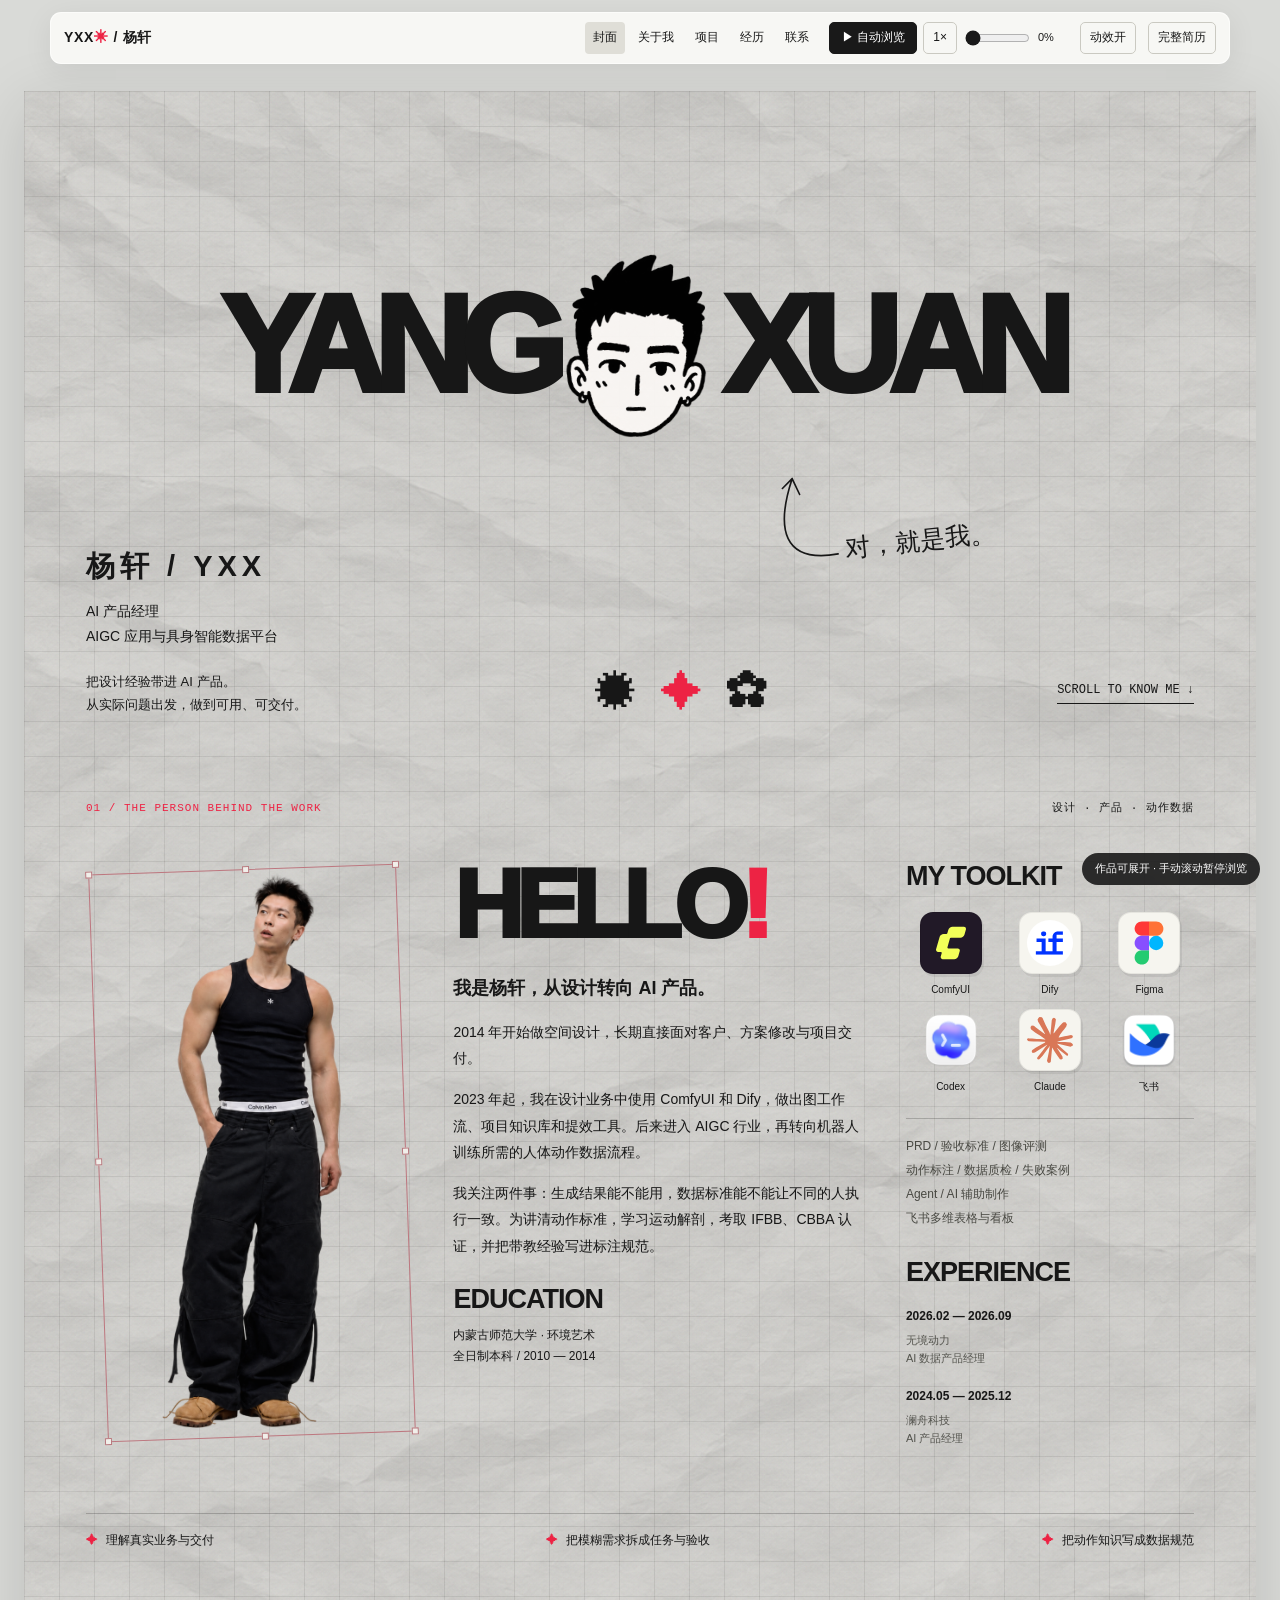
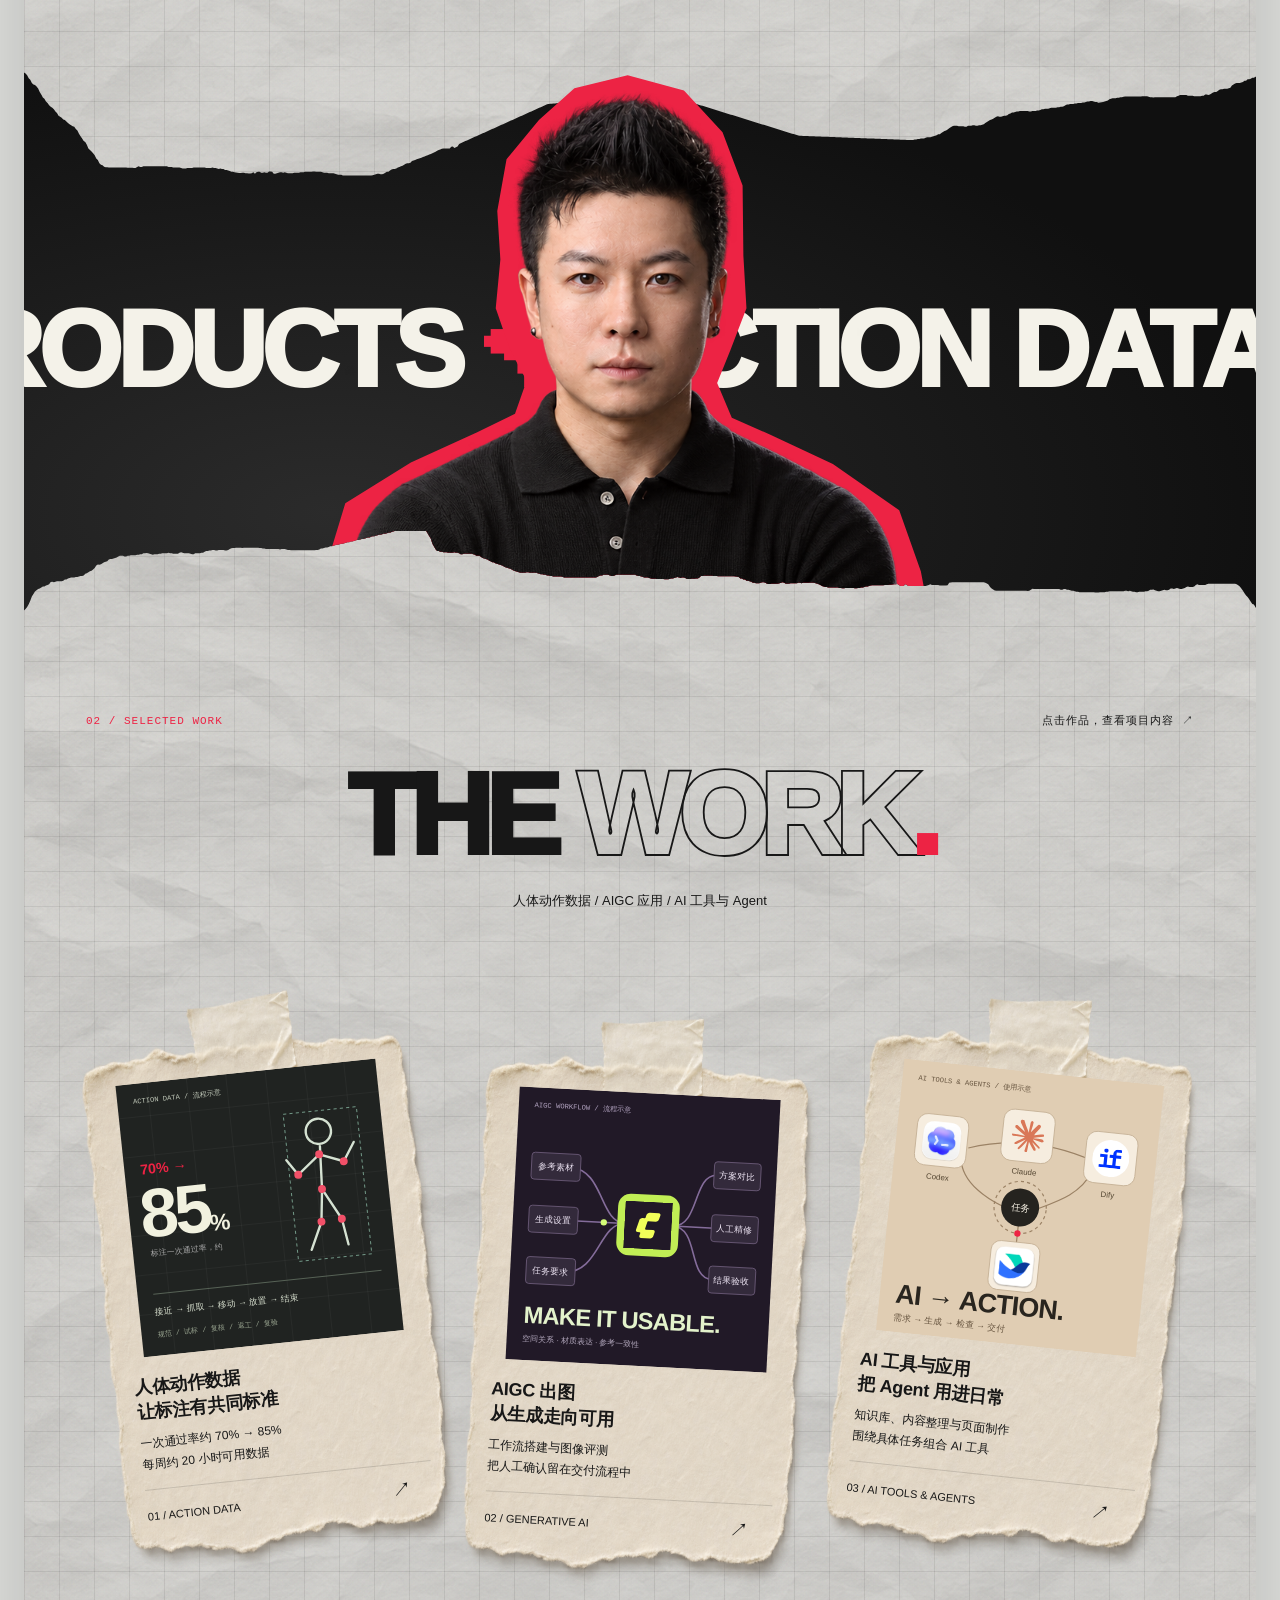
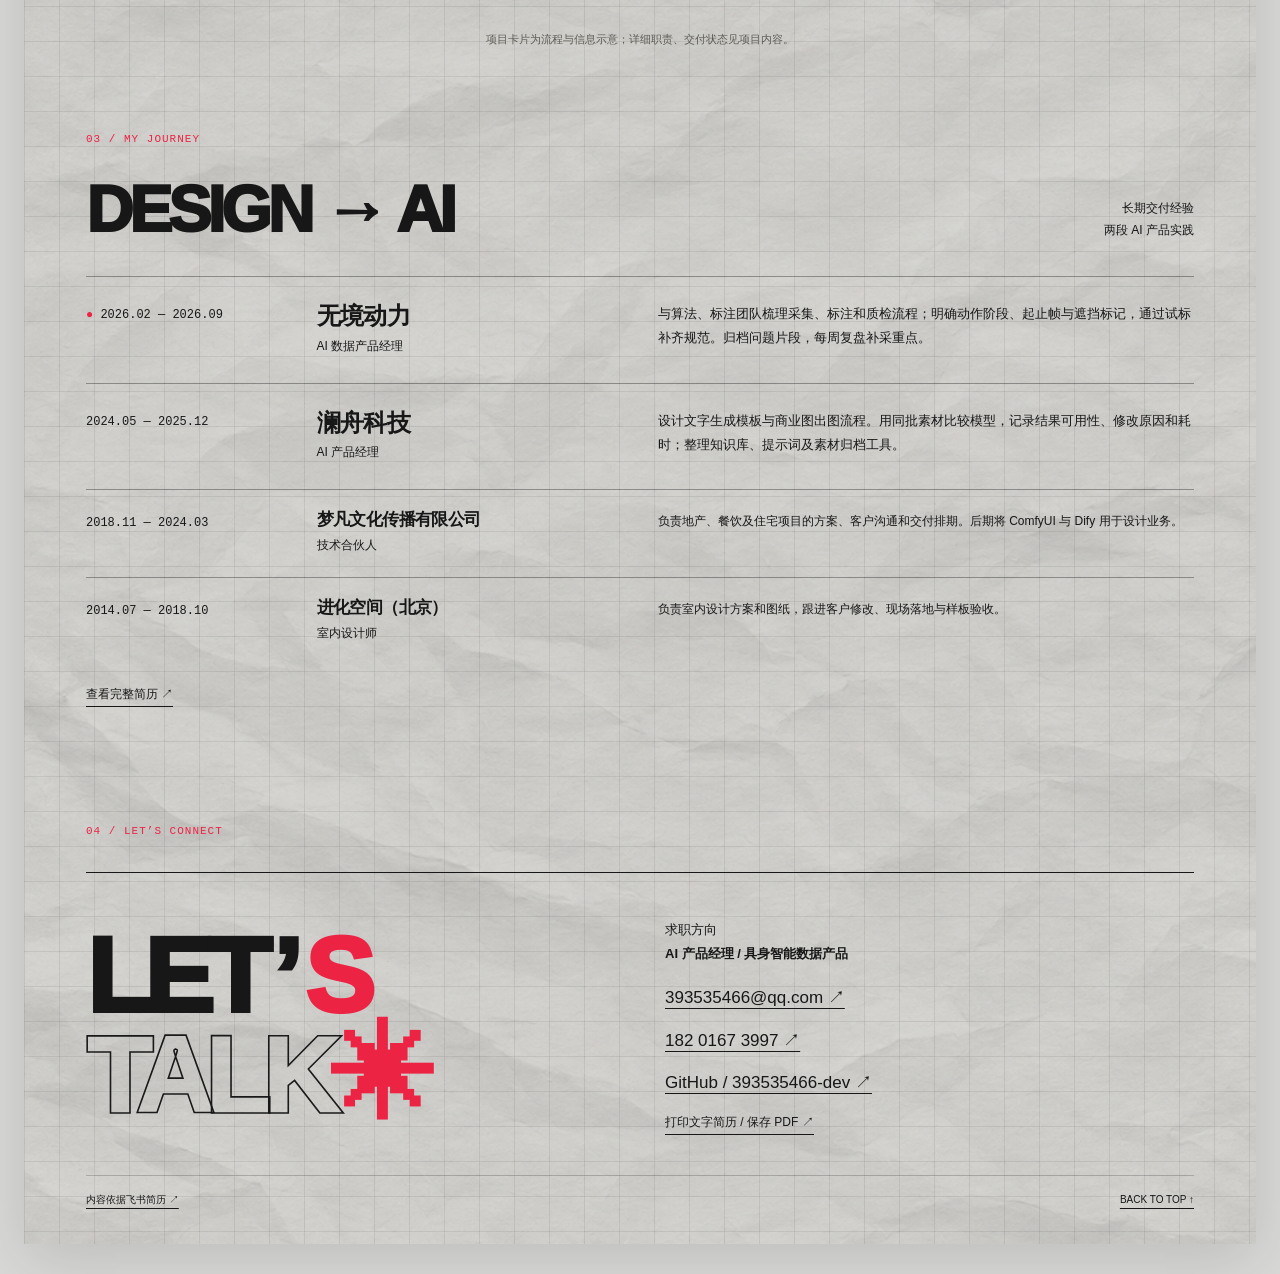
<file: index.html>
<!doctype html><html lang="zh-CN"><head><meta charset="utf-8"><meta name="viewport" content="width=device-width,initial-scale=1"><title>杨轩 YXX — AI 产品 · 个人作品集</title><meta name="description" content="杨轩：设计背景，AI 产品实践，人体动作数据经验。AIGC 应用与具身智能数据平台。"><style>
:root{--paper:#eae9e5;--ink:#171717;--red:#ed2344;--line:#25252520;--hud:65px}*{box-sizing:border-box}html{scroll-padding-top:100px}body{margin:0;background:#d9dad7;color:var(--ink);font:15px/1.8 -apple-system,BlinkMacSystemFont,"PingFang SC","Microsoft YaHei",sans-serif}a{color:inherit;text-underline-offset:5px}button,input{font:inherit}button{cursor:pointer;color:inherit}button:focus-visible,a:focus-visible,input:focus-visible,summary:focus-visible{outline:3px solid var(--red);outline-offset:5px}::selection{background:#f8a5b6}.caps{font-family:"Arial Black","Helvetica Neue",Arial,sans-serif;font-weight:950;letter-spacing:-.065em;line-height:.95}.mono{font:11px/1.5 ui-monospace,SFMono-Regular,Menlo,monospace;letter-spacing:.7px}h1,h2,h3,p,figure{margin:0}h2,h3{line-height:1.2}.skip{position:fixed;top:-100px;z-index:100}.skip:focus{top:5px;background:#fff;padding:10px}.hud{position:fixed;z-index:60;top:12px;left:50%;transform:translateX(-50%);width:min(1180px,calc(100% - 28px));padding:9px 13px;background:#fafaf7eb;border:1px solid #fff9;backdrop-filter:blur(18px);border-radius:11px;display:flex;align-items:center;gap:12px;box-shadow:0 6px 30px #0001}.brand{text-decoration:none;white-space:nowrap;font-weight:800;font-size:14px;letter-spacing:.7px}.brand em{font-style:normal;color:var(--red)}.hud nav{display:flex;gap:5px;margin-left:auto}.hud nav a{text-decoration:none;font-size:12px;padding:5px 8px;border-radius:4px;white-space:nowrap}.hud nav a[aria-current]{background:#dfded7}.controls{display:flex;align-items:center;gap:6px}.control{background:transparent;border:1px solid #cac9c1;border-radius:5px;padding:4px 9px;font-size:12px;white-space:nowrap}.control:hover{background:#e6e3dd}.control.primary{background:#191919;color:white;border-color:#191919;min-width:88px}.progress{width:65px;accent-color:#191919}.percent{font-size:11px;min-width:30px}.canvas{isolation:isolate;position:relative;width:min(1240px,calc(100% - 48px));margin:91px auto 30px;overflow:hidden;background-color:var(--paper);background-image:linear-gradient(#34343418 1px,transparent 1px),linear-gradient(90deg,#34343418 1px,transparent 1px),url("assets/eec8aa0a4b03c6e4.png");background-size:35px 35px,35px 35px,1240px auto;background-blend-mode:multiply,multiply,multiply;box-shadow:0 15px 60px #0002}.canvas:before{content:"";position:absolute;inset:0;pointer-events:none;z-index:-1;opacity:.18;background-image:url("data:image/svg+xml,%3Csvg xmlns='http://www.w3.org/2000/svg' width='170' height='170'%3E%3Cfilter id='n'%3E%3CfeTurbulence type='fractalNoise' baseFrequency='.55' numOctaves='3' stitchTiles='stitch'/%3E%3C/filter%3E%3Cpath filter='url(%23n)' opacity='.3' d='M0 0h170v170H0z'/%3E%3C/svg%3E")}.section{position:relative;padding:65px 62px;scroll-margin-top:calc(var(--hud) + 20px)}.eyebrow{display:flex;justify-content:space-between;gap:20px;font-size:12px;font-weight:650;letter-spacing:.6px}.cover{padding-top:120px;padding-bottom:55px;min-height:680px}.identity{display:flex;align-items:center;justify-content:center;position:relative;height:230px;margin:20px -7px 0;gap:0}.identity-word{font-size:clamp(65px,10.7vw,143px);white-space:nowrap;z-index:1;letter-spacing:-.09em}.head-sticker{position:relative;align-self:center;width:19%;height:auto;aspect-ratio:.78;flex-shrink:0;overflow:hidden;margin:0 -2%;z-index:3;transform:rotate(3deg) translate(var(--mx,0px),var(--my,0px));mask-image:none;-webkit-mask-image:none}.cover-label{position:relative;display:flex;justify-content:space-between;align-items:flex-start;margin-top:44px}.cover-info{transform:translateY(35px)}.cover-label h1{font-size:29px;letter-spacing:5px}.cover-label p{font-size:14px;margin-top:7px}.signature{font:25px/1.4 "Kaiti SC",STKaiti,serif;transform:rotate(-6deg);position:relative;top:18px;margin-right:18%}.signature svg{position:absolute;left:-70px;top:-75px;width:68px;height:113px;overflow:visible}.cover-bottom{margin-top:55px;display:flex;justify-content:space-between;align-items:center}.glyphs{display:flex;align-items:center;gap:24px;font:42px/1 Arial,sans-serif}.glyphs .spin{color:var(--red);animation:rotate 24s linear infinite;display:inline-block}.cover-note{max-width:225px;font-size:13px}.scroll-link{font:12px/1.4 ui-monospace,monospace;text-decoration:none;border-bottom:1px solid;padding-bottom:4px}.section-tag{display:flex;justify-content:space-between;gap:20px;align-items:center;margin-bottom:30px;font-size:11px;font-family:ui-monospace,monospace;letter-spacing:1px}.section-tag span:first-child{color:var(--red)}.about{padding-top:28px;padding-bottom:90px}.about-grid{display:grid;grid-template-columns:30% 1fr 26%;gap:35px;align-items:start}.person-stage{position:relative;height:570px;margin-top:20px;overflow:visible}.selection-frame{position:absolute;inset:0 12px 2px;border:1px solid #bd777f;transform:rotate(-2deg);pointer-events:none}.handle{width:7px;height:7px;border:1px solid #b7787e;background:#f1efea;position:absolute}.handle:nth-child(1){left:-4px;top:-4px}.handle:nth-child(2){left:50%;top:-4px}.handle:nth-child(3){right:-4px;top:-4px}.handle:nth-child(4){right:-4px;top:50%}.handle:nth-child(5){right:-4px;bottom:-4px}.handle:nth-child(6){left:50%;bottom:-4px}.handle:nth-child(7){left:-4px;bottom:-4px}.handle:nth-child(8){left:-4px;top:50%}.pose-layer{position:absolute;inset:0;transition:opacity .18s linear;opacity:0;pointer-events:none}.pose-layer.active{opacity:1}.pose-photo{position:absolute;height:100%;width:auto;aspect-ratio:3/5;left:50%;bottom:0;transform:translateX(-50%);overflow:visible}.hello-title{font-size:clamp(60px,7.5vw,98px);margin:10px 0 22px;letter-spacing:-.08em}.hello-title span{color:var(--red)}.intro-title{font-size:18px;font-weight:700;margin-bottom:14px}.intro-copy{font-size:14px;line-height:1.9}.intro-copy p+p{margin-top:14px}.edu{margin-top:25px}.small-caps{font-family:"Arial Black",Arial,sans-serif;font-size:27px;font-weight:900;letter-spacing:-1px;line-height:1.15}.edu p{font-size:12px;margin-top:9px}.skills{padding-top:12px}.app-grid{display:grid;grid-template-columns:repeat(3,1fr);gap:10px;margin:20px 0 22px}.app-icon{text-align:center;text-decoration:none;transition:transform .25s}.app-icon:hover{transform:translateY(-7px) rotate(-5deg)}.app-icon img{display:block;width:62px;height:62px;object-fit:contain;border-radius:13px;background:#f6f5ef;padding:7px;border:1px solid #0001;box-shadow:2px 3px 0 #0001;margin:auto}.app-icon:first-child img{padding:0;background:#211927}.app-icon img.native-app-icon{padding:0;background:transparent;border:0;box-shadow:none}.app-icon span{display:block;font-size:10px;margin-top:7px}.skill-words{font-size:12px;line-height:2;color:#494943;border-top:1px solid #0003;padding-top:15px}.skills .small-caps.experience-title{margin-top:27px}.mini-work{margin-top:14px;line-height:1.7}.mini-work strong{font-size:12px}.mini-work p{font-size:11px;color:#53534d;margin-top:3px}.about-foot{margin:65px 0 0;display:flex;justify-content:space-between;gap:20px;border-top:1px solid #0003;padding-top:16px;font-size:12px}.about-foot span:before{content:'✦';color:var(--red);margin-right:8px}.banner{height:570px;position:relative;margin:15px 0 50px;isolation:isolate;overflow:hidden;color:#f4f2e9}.banner-paper{position:absolute;inset:0;z-index:-1;clip-path:polygon(0.0% 2.789%,0.127% 2.975%,0.255% 3.266%,0.382% 3.796%,0.51% 4.074%,0.637% 4.618%,0.765% 4.907%,0.892% 5.0%,1.02% 5.263%,1.147% 5.607%,1.275% 6.204%,1.402% 6.667%,1.53% 7.197%,1.657% 7.407%,1.785% 7.87%,1.912% 8.148%,2.04% 8.519%,2.167% 8.796%,2.295% 8.981%,2.422% 9.259%,2.55% 9.63%,2.677% 9.907%,2.805% 10.37%,2.932% 10.556%,3.06% 10.741%,3.187% 11.019%,3.315% 11.111%,3.442% 11.389%,3.57% 11.667%,3.697% 11.852%,3.825% 12.037%,3.952% 12.222%,4.08% 12.315%,4.207% 12.685%,4.335% 12.963%,4.462% 13.519%,4.59% 13.981%,4.717% 14.352%,4.845% 14.815%,4.972% 15.0%,5.1% 15.463%,5.227% 16.111%,5.355% 16.389%,5.482% 16.667%,5.61% 16.944%,5.737% 17.315%,5.865% 17.87%,5.992% 18.148%,6.12% 18.705%,6.247% 18.983%,6.375% 19.074%,6.502% 19.34%,6.63% 19.406%,6.757% 19.433%,6.885% 19.459%,7.012% 19.459%,7.14% 19.459%,7.267% 19.459%,7.395% 19.459%,7.522% 19.459%,7.65% 19.459%,7.777% 19.459%,7.905% 19.459%,8.032% 19.459%,8.16% 19.459%,8.287% 19.472%,8.415% 19.486%,8.542% 19.499%,8.67% 19.512%,8.797% 19.525%,8.925% 19.539%,9.052% 19.565%,9.18% 19.352%,9.307% 19.259%,9.435% 19.352%,9.562% 19.352%,9.69% 19.259%,9.817% 19.244%,9.945% 19.244%,10.072% 19.244%,10.2% 19.244%,10.327% 19.244%,10.455% 19.244%,10.582% 19.244%,10.71% 19.244%,10.837% 19.244%,10.965% 19.244%,11.092% 19.244%,11.22% 19.244%,11.347% 19.244%,11.475% 19.244%,11.602% 19.244%,11.73% 19.352%,11.857% 19.352%,11.985% 19.352%,12.112% 19.444%,12.24% 19.444%,12.367% 19.444%,12.495% 19.444%,12.622% 19.444%,12.75% 19.537%,12.877% 19.63%,13.005% 19.644%,13.132% 19.63%,13.26% 19.537%,13.387% 19.537%,13.515% 19.537%,13.642% 19.537%,13.77% 19.444%,13.897% 19.444%,14.025% 19.444%,14.152% 19.444%,14.28% 19.444%,14.407% 19.444%,14.535% 19.444%,14.662% 19.444%,14.79% 19.537%,14.917% 19.537%,15.045% 19.537%,15.172% 19.537%,15.3% 19.444%,15.427% 19.537%,15.555% 19.537%,15.682% 19.63%,15.81% 19.722%,15.937% 19.63%,16.065% 19.722%,16.192% 19.722%,16.32% 19.907%,16.447% 19.907%,16.575% 20.0%,16.702% 20.093%,16.83% 20.185%,16.957% 20.185%,17.085% 20.278%,17.212% 20.359%,17.34% 20.385%,17.467% 20.412%,17.595% 20.425%,17.722% 20.37%,17.85% 20.37%,17.977% 20.463%,18.105% 20.478%,18.232% 20.491%,18.36% 20.504%,18.487% 20.463%,18.615% 20.278%,18.742% 20.544%,18.87% 20.278%,18.997% 20.185%,19.125% 20.185%,19.252% 20.37%,19.38% 20.37%,19.507% 20.278%,19.635% 20.37%,19.762% 20.37%,19.89% 20.17%,20.017% 20.17%,20.144% 20.185%,20.272% 20.556%,20.399% 20.556%,20.527% 20.463%,20.654% 20.37%,20.782% 20.278%,20.909% 20.278%,21.037% 20.37%,21.164% 20.278%,21.292% 20.37%,21.419% 20.463%,21.547% 20.463%,21.674% 20.463%,21.802% 20.463%,21.929% 20.37%,22.057% 20.37%,22.184% 20.37%,22.312% 20.37%,22.439% 20.278%,22.567% 20.278%,22.694% 20.278%,22.822% 20.185%,22.949% 20.185%,23.077% 20.185%,23.204% 20.185%,23.332% 20.185%,23.459% 20.17%,23.587% 20.17%,23.714% 20.185%,23.842% 20.185%,23.969% 20.197%,24.097% 20.21%,24.224% 20.278%,24.352% 20.37%,24.479% 20.37%,24.607% 20.37%,24.734% 20.463%,24.862% 20.463%,24.989% 20.463%,25.117% 20.463%,25.244% 20.556%,25.372% 20.648%,25.499% 20.741%,25.627% 20.741%,25.754% 20.741%,25.882% 20.848%,26.009% 20.848%,26.137% 20.848%,26.264% 20.848%,26.392% 20.848%,26.519% 20.848%,26.647% 20.848%,26.774% 20.848%,26.902% 20.848%,27.029% 20.848%,27.157% 20.848%,27.284% 20.848%,27.412% 20.848%,27.539% 20.848%,27.667% 20.848%,27.794% 20.848%,27.922% 20.848%,28.049% 20.848%,28.177% 20.848%,28.304% 20.833%,28.432% 20.741%,28.559% 20.648%,28.687% 20.556%,28.814% 20.556%,28.942% 20.648%,29.069% 20.648%,29.197% 20.556%,29.324% 20.37%,29.452% 20.185%,29.579% 20.185%,29.707% 20.0%,29.834% 19.815%,29.962% 19.722%,30.089% 19.722%,30.217% 19.63%,30.344% 19.444%,30.472% 19.352%,30.599% 19.259%,30.727% 19.167%,30.854% 18.981%,30.982% 18.796%,31.109% 18.704%,31.237% 18.704%,31.364% 18.611%,31.492% 18.333%,31.619% 18.241%,31.747% 18.148%,31.874% 18.001%,32.002% 17.922%,32.129% 17.829%,32.257% 17.737%,32.384% 17.631%,32.512% 17.525%,32.639% 17.419%,32.767% 17.3%,32.894% 17.181%,33.022% 17.075%,33.149% 16.956%,33.277% 16.824%,33.404% 16.678%,33.532% 16.533%,33.659% 16.4%,33.787% 16.281%,33.914% 16.176%,34.042% 16.111%,34.169% 16.111%,34.297% 16.111%,34.424% 16.111%,34.552% 16.111%,34.679% 15.832%,34.807% 15.766%,34.934% 16.054%,35.062% 15.925%,35.189% 15.777%,35.317% 15.329%,35.444% 15.205%,35.572% 15.081%,35.699% 14.956%,35.827% 14.832%,35.954% 14.708%,36.082% 14.584%,36.209% 14.46%,36.337% 14.336%,36.464% 14.211%,36.592% 14.087%,36.719% 13.963%,36.847% 13.839%,36.974% 13.715%,37.102% 13.59%,37.229% 13.466%,37.357% 13.342%,37.484% 13.218%,37.612% 13.094%,37.739% 12.969%,37.867% 12.845%,37.994% 12.721%,38.122% 12.597%,38.249% 12.473%,38.377% 12.349%,38.504% 12.224%,38.632% 12.1%,38.759% 11.976%,38.887% 11.852%,39.014% 11.728%,39.142% 11.603%,39.269% 11.479%,39.397% 11.355%,39.524% 11.231%,39.652% 11.107%,39.779% 10.983%,39.907% 10.858%,40.034% 10.734%,40.161% 10.61%,40.289% 10.486%,40.416% 10.362%,40.544% 10.237%,40.671% 10.113%,40.799% 9.989%,40.926% 9.865%,41.054% 9.741%,41.181% 9.617%,41.309% 9.492%,41.436% 9.368%,41.564% 9.244%,41.691% 9.12%,41.819% 8.996%,41.946% 8.871%,42.074% 8.747%,42.201% 8.623%,42.329% 8.499%,42.456% 8.375%,42.584% 8.316%,42.711% 8.291%,42.839% 8.266%,42.966% 8.241%,43.094% 8.215%,43.221% 8.19%,43.349% 8.165%,43.476% 8.14%,43.604% 8.114%,43.731% 8.089%,43.859% 8.064%,43.986% 8.039%,44.114% 8.013%,44.241% 7.988%,44.369% 7.963%,44.496% 7.938%,44.624% 7.912%,44.751% 7.887%,44.879% 7.862%,45.006% 7.837%,45.134% 7.811%,45.261% 7.786%,45.389% 7.761%,45.516% 7.736%,45.644% 7.71%,45.771% 7.685%,45.899% 7.66%,46.026% 7.635%,46.154% 7.609%,46.281% 7.584%,46.409% 7.559%,46.536% 7.534%,46.664% 7.508%,46.791% 7.483%,46.919% 7.458%,47.046% 7.433%,47.174% 7.407%,47.301% 7.382%,47.429% 7.357%,47.556% 7.332%,47.684% 7.306%,47.811% 7.281%,47.939% 7.256%,48.066% 7.231%,48.194% 7.205%,48.321% 7.18%,48.449% 7.155%,48.576% 7.13%,48.704% 7.104%,48.831% 7.079%,48.959% 7.054%,49.086% 7.029%,49.214% 7.003%,49.341% 6.978%,49.469% 6.953%,49.596% 6.928%,49.724% 6.902%,49.851% 6.877%,49.979% 6.852%,50.106% 6.827%,50.234% 6.801%,50.361% 6.778%,50.489% 6.778%,50.616% 6.778%,50.744% 6.778%,50.871% 6.778%,50.999% 6.778%,51.126% 6.778%,51.254% 6.778%,51.381% 6.778%,51.509% 6.778%,51.636% 6.778%,51.764% 6.778%,51.891% 6.778%,52.019% 6.778%,52.146% 6.778%,52.274% 6.784%,52.401% 6.852%,52.529% 6.937%,52.656% 7.023%,52.784% 7.108%,52.911% 7.194%,53.039% 7.279%,53.166% 7.365%,53.294% 7.45%,53.421% 7.536%,53.549% 7.621%,53.676% 7.707%,53.804% 7.792%,53.931% 7.877%,54.059% 7.963%,54.186% 8.048%,54.314% 8.134%,54.441% 8.219%,54.569% 8.305%,54.696% 8.39%,54.824% 8.476%,54.951% 8.561%,55.079% 8.647%,55.206% 8.732%,55.334% 8.818%,55.461% 8.903%,55.589% 8.989%,55.716% 9.074%,55.844% 9.16%,55.971% 9.245%,56.099% 9.33%,56.226% 9.416%,56.354% 9.501%,56.481% 9.587%,56.609% 9.672%,56.736% 9.758%,56.864% 9.843%,56.991% 9.929%,57.119% 10.014%,57.246% 10.1%,57.374% 10.185%,57.501% 10.271%,57.629% 10.356%,57.756% 10.442%,57.884% 10.527%,58.011% 10.613%,58.139% 10.698%,58.266% 10.783%,58.394% 10.869%,58.521% 10.954%,58.649% 11.04%,58.776% 11.125%,58.904% 11.211%,59.031% 11.296%,59.159% 11.382%,59.286% 11.467%,59.414% 11.553%,59.541% 11.638%,59.669% 11.724%,59.796% 11.809%,59.924% 11.895%,60.051% 11.98%,60.178% 12.066%,60.306% 12.151%,60.433% 12.236%,60.561% 12.322%,60.688% 12.407%,60.816% 12.493%,60.943% 12.578%,61.071% 12.664%,61.198% 12.749%,61.326% 12.835%,61.453% 12.92%,61.581% 13.006%,61.708% 13.091%,61.836% 13.177%,61.963% 13.262%,62.091% 13.348%,62.218% 13.433%,62.346% 13.519%,62.473% 13.604%,62.601% 13.689%,62.728% 13.775%,62.856% 13.86%,62.983% 13.896%,63.111% 13.907%,63.238% 13.917%,63.366% 13.928%,63.493% 13.938%,63.621% 13.949%,63.748% 13.959%,63.876% 13.97%,64.003% 13.981%,64.131% 13.991%,64.258% 14.002%,64.386% 14.012%,64.513% 14.023%,64.641% 14.034%,64.768% 14.044%,64.896% 14.055%,65.023% 14.065%,65.151% 14.076%,65.278% 14.086%,65.406% 14.097%,65.533% 14.108%,65.661% 14.118%,65.788% 14.129%,65.916% 14.139%,66.043% 14.15%,66.171% 14.16%,66.298% 14.171%,66.426% 14.182%,66.553% 14.192%,66.681% 14.203%,66.808% 14.213%,66.936% 14.224%,67.063% 14.235%,67.191% 14.245%,67.318% 14.256%,67.446% 14.266%,67.573% 14.277%,67.701% 14.287%,67.828% 14.298%,67.956% 14.309%,68.083% 14.319%,68.211% 14.33%,68.338% 14.34%,68.466% 14.351%,68.593% 14.362%,68.721% 14.372%,68.848% 14.383%,68.976% 14.393%,69.103% 14.404%,69.231% 14.414%,69.358% 14.425%,69.486% 14.436%,69.613% 14.446%,69.741% 14.457%,69.868% 14.467%,69.996% 14.478%,70.123% 14.489%,70.251% 14.499%,70.378% 14.51%,70.506% 14.52%,70.633% 14.531%,70.761% 14.541%,70.888% 14.552%,71.016% 14.563%,71.143% 14.573%,71.271% 14.584%,71.398% 14.594%,71.526% 14.605%,71.653% 14.616%,71.781% 14.626%,71.908% 14.636%,72.036% 14.636%,72.163% 14.63%,72.291% 14.537%,72.418% 14.537%,72.546% 14.444%,72.673% 14.444%,72.801% 14.352%,72.928% 14.352%,73.056% 14.352%,73.183% 14.259%,73.311% 14.167%,73.438% 14.167%,73.566% 14.167%,73.693% 14.074%,73.821% 13.981%,73.948% 13.889%,74.076% 13.796%,74.203% 13.611%,74.331% 13.611%,74.458% 13.426%,74.586% 13.241%,74.713% 13.056%,74.841% 12.963%,74.968% 12.778%,75.096% 12.593%,75.223% 12.407%,75.351% 12.222%,75.478% 12.13%,75.606% 12.13%,75.733% 12.13%,75.861% 12.222%,75.988% 12.222%,76.116% 12.222%,76.243% 12.222%,76.371% 12.315%,76.498% 12.315%,76.626% 12.13%,76.753% 12.13%,76.881% 12.13%,77.008% 12.037%,77.136% 12.037%,77.263% 12.13%,77.391% 12.13%,77.518% 12.037%,77.646% 12.037%,77.773% 11.944%,77.901% 11.852%,78.028% 11.667%,78.156% 11.481%,78.283% 11.296%,78.411% 11.111%,78.538% 11.019%,78.666% 10.926%,78.793% 10.741%,78.921% 10.556%,79.048% 10.463%,79.176% 10.556%,79.303% 10.556%,79.431% 10.463%,79.558% 10.37%,79.686% 10.37%,79.813% 10.278%,79.941% 10.093%,80.068% 10.0%,80.195% 9.815%,80.323% 9.815%,80.45% 9.722%,80.578% 9.63%,80.705% 9.63%,80.833% 9.537%,80.96% 9.537%,81.088% 9.537%,81.215% 9.537%,81.343% 9.537%,81.47% 9.537%,81.598% 9.63%,81.725% 9.63%,81.853% 9.537%,81.98% 9.537%,82.108% 9.537%,82.235% 9.444%,82.363% 9.444%,82.49% 9.352%,82.618% 9.259%,82.745% 9.259%,82.873% 9.167%,83.0% 9.167%,83.128% 9.167%,83.255% 9.074%,83.383% 8.981%,83.51% 8.981%,83.638% 8.981%,83.765% 8.981%,83.893% 8.889%,84.02% 8.889%,84.148% 8.796%,84.275% 8.796%,84.403% 8.704%,84.53% 8.519%,84.658% 8.426%,84.785% 8.426%,84.913% 8.333%,85.04% 8.333%,85.168% 8.333%,85.295% 8.241%,85.423% 8.241%,85.55% 8.148%,85.678% 8.148%,85.805% 8.148%,85.933% 8.056%,86.06% 8.056%,86.188% 7.963%,86.315% 7.87%,86.443% 7.87%,86.57% 7.803%,86.698% 7.778%,86.825% 7.87%,86.953% 7.963%,87.08% 7.963%,87.208% 8.083%,87.335% 8.057%,87.463% 8.031%,87.59% 7.963%,87.718% 7.87%,87.845% 7.778%,87.973% 7.685%,88.1% 7.5%,88.228% 7.407%,88.355% 7.315%,88.483% 7.315%,88.61% 7.315%,88.738% 7.222%,88.865% 7.222%,88.993% 7.13%,89.12% 7.13%,89.248% 7.035%,89.375% 7.022%,89.503% 7.022%,89.63% 7.022%,89.758% 7.022%,89.885% 7.022%,90.013% 7.022%,90.14% 7.022%,90.268% 7.022%,90.395% 7.009%,90.523% 6.996%,90.65% 6.983%,90.778% 6.969%,90.905% 6.956%,91.033% 6.944%,91.16% 6.944%,91.288% 7.037%,91.415% 7.13%,91.543% 7.13%,91.67% 7.184%,91.798% 7.157%,91.925% 7.144%,92.053% 7.144%,92.18% 7.144%,92.308% 7.144%,92.435% 7.144%,92.563% 7.144%,92.69% 7.144%,92.818% 7.144%,92.945% 7.144%,93.073% 7.144%,93.2% 7.144%,93.328% 7.144%,93.455% 7.13%,93.583% 6.944%,93.71% 6.852%,93.838% 6.759%,93.965% 6.731%,94.093% 6.759%,94.22% 6.759%,94.348% 6.759%,94.475% 6.852%,94.603% 6.852%,94.73% 6.852%,94.858% 6.852%,94.985% 6.944%,95.113% 6.944%,95.24% 6.944%,95.368% 6.944%,95.495% 6.944%,95.623% 6.852%,95.75% 6.852%,95.878% 6.667%,96.005% 6.667%,96.133% 6.759%,96.26% 6.667%,96.388% 6.481%,96.515% 6.296%,96.643% 6.204%,96.77% 6.204%,96.898% 6.019%,97.025% 5.833%,97.153% 5.741%,97.28% 5.741%,97.408% 5.648%,97.535% 5.648%,97.663% 5.648%,97.79% 5.556%,97.918% 5.463%,98.045% 5.093%,98.173% 4.907%,98.3% 4.722%,98.428% 4.63%,98.555% 4.63%,98.683% 4.63%,98.81% 4.537%,98.938% 4.444%,99.065% 4.259%,99.193% 4.259%,99.32% 3.981%,99.448% 3.981%,99.575% 3.889%,99.703% 3.704%,99.83% 3.704%,99.958% 3.519%,100.0% 3.519%,100.0% 96.748%,99.958% 96.589%,99.83% 96.111%,99.703% 96.019%,99.575% 95.648%,99.448% 95.185%,99.32% 94.815%,99.193% 94.537%,99.065% 94.167%,98.938% 93.704%,98.81% 93.333%,98.683% 92.948%,98.555% 92.736%,98.428% 92.593%,98.3% 92.5%,98.173% 92.5%,98.045% 92.5%,97.918% 92.485%,97.79% 92.485%,97.663% 92.485%,97.535% 92.485%,97.408% 92.485%,97.28% 92.485%,97.153% 92.485%,97.025% 92.485%,96.898% 92.485%,96.77% 92.485%,96.643% 92.485%,96.515% 92.5%,96.388% 92.5%,96.26% 92.5%,96.133% 92.5%,96.005% 92.593%,95.878% 92.685%,95.75% 92.685%,95.623% 92.685%,95.495% 92.685%,95.368% 92.685%,95.24% 92.593%,95.113% 92.685%,94.985% 92.963%,94.858% 93.056%,94.73% 93.056%,94.603% 93.056%,94.475% 92.963%,94.348% 93.056%,94.22% 93.241%,94.093% 93.333%,93.965% 93.426%,93.838% 93.426%,93.71% 93.333%,93.583% 93.241%,93.455% 93.333%,93.328% 93.426%,93.2% 93.333%,93.073% 93.333%,92.945% 93.519%,92.818% 93.611%,92.69% 93.611%,92.563% 93.519%,92.435% 93.611%,92.308% 93.704%,92.18% 93.798%,92.053% 93.796%,91.925% 93.704%,91.798% 93.611%,91.67% 93.477%,91.543% 93.519%,91.415% 93.519%,91.288% 93.704%,91.16% 93.796%,91.033% 93.796%,90.905% 93.889%,90.778% 93.889%,90.65% 93.889%,90.523% 93.889%,90.395% 93.981%,90.268% 93.981%,90.14% 93.889%,90.013% 93.889%,89.885% 93.796%,89.758% 93.704%,89.63% 93.796%,89.503% 93.704%,89.375% 93.704%,89.248% 93.796%,89.12% 93.796%,88.993% 93.796%,88.865% 93.796%,88.738% 93.796%,88.61% 93.796%,88.483% 93.796%,88.355% 93.796%,88.228% 93.796%,88.1% 93.796%,87.973% 93.889%,87.845% 93.889%,87.718% 93.981%,87.59% 93.981%,87.463% 93.981%,87.335% 93.981%,87.208% 94.036%,87.08% 94.023%,86.953% 94.009%,86.825% 93.996%,86.698% 93.996%,86.57% 93.996%,86.443% 93.996%,86.315% 93.996%,86.188% 93.996%,86.06% 93.981%,85.933% 93.981%,85.805% 93.981%,85.678% 93.981%,85.55% 93.889%,85.423% 93.889%,85.295% 93.796%,85.168% 93.704%,85.04% 93.704%,84.913% 93.611%,84.785% 93.519%,84.658% 93.519%,84.53% 93.411%,84.403% 93.426%,84.275% 93.519%,84.148% 93.519%,84.02% 93.411%,83.893% 93.411%,83.765% 93.411%,83.638% 93.411%,83.51% 93.411%,83.383% 93.411%,83.255% 93.411%,83.128% 93.411%,83.0% 93.411%,82.873% 93.411%,82.745% 93.411%,82.618% 93.426%,82.49% 93.426%,82.363% 93.411%,82.235% 93.411%,82.108% 93.411%,81.98% 93.398%,81.853% 93.385%,81.725% 93.519%,81.598% 93.704%,81.47% 93.745%,81.343% 93.732%,81.215% 93.719%,81.088% 93.719%,80.96% 93.719%,80.833% 93.719%,80.705% 93.719%,80.578% 93.719%,80.45% 93.719%,80.323% 93.719%,80.195% 93.719%,80.068% 93.719%,79.941% 93.719%,79.813% 93.719%,79.686% 93.719%,79.558% 93.719%,79.431% 93.719%,79.303% 93.719%,79.176% 93.719%,79.048% 93.719%,78.921% 93.719%,78.793% 93.653%,78.666% 93.494%,78.538% 93.335%,78.411% 93.056%,78.283% 92.617%,78.156% 92.459%,78.028% 92.3%,77.901% 92.207%,77.773% 92.207%,77.646% 92.207%,77.518% 92.207%,77.391% 92.207%,77.263% 92.207%,77.136% 92.207%,77.008% 92.207%,76.881% 92.207%,76.753% 92.207%,76.626% 92.207%,76.498% 92.207%,76.371% 92.207%,76.243% 92.207%,76.116% 92.207%,75.988% 92.207%,75.861% 92.207%,75.733% 92.207%,75.606% 92.207%,75.478% 92.207%,75.351% 92.234%,75.223% 92.273%,75.096% 92.313%,74.968% 92.753%,74.841% 92.778%,74.713% 92.778%,74.586% 92.778%,74.458% 92.778%,74.331% 92.778%,74.203% 92.685%,74.076% 92.685%,73.948% 92.685%,73.821% 92.685%,73.693% 92.685%,73.566% 92.593%,73.438% 92.685%,73.311% 92.778%,73.183% 92.87%,73.056% 92.885%,72.928% 92.885%,72.801% 92.885%,72.673% 92.885%,72.546% 92.885%,72.418% 92.885%,72.291% 92.885%,72.163% 92.885%,72.036% 92.885%,71.908% 92.885%,71.781% 92.87%,71.653% 92.685%,71.526% 92.593%,71.398% 92.87%,71.271% 92.885%,71.143% 92.87%,71.016% 92.685%,70.888% 92.538%,70.761% 92.564%,70.633% 92.591%,70.506% 92.617%,70.378% 92.644%,70.251% 92.67%,70.123% 92.697%,69.996% 92.71%,69.868% 92.723%,69.741% 92.736%,69.613% 92.75%,69.486% 92.763%,69.358% 92.763%,69.231% 92.763%,69.103% 92.763%,68.976% 92.763%,68.848% 92.763%,68.721% 92.778%,68.593% 92.87%,68.466% 92.963%,68.338% 92.963%,68.211% 93.056%,68.083% 93.148%,67.956% 93.148%,67.828% 93.241%,67.701% 93.241%,67.573% 93.256%,67.446% 93.256%,67.318% 93.241%,67.191% 93.241%,67.063% 93.241%,66.936% 93.241%,66.808% 93.241%,66.681% 93.241%,66.553% 93.256%,66.426% 93.256%,66.298% 93.241%,66.171% 93.241%,66.043% 93.148%,65.916% 93.148%,65.788% 93.148%,65.661% 93.148%,65.533% 93.148%,65.406% 93.148%,65.278% 93.148%,65.151% 93.056%,65.023% 93.056%,64.896% 92.963%,64.768% 92.87%,64.641% 92.685%,64.513% 92.593%,64.386% 92.5%,64.258% 92.407%,64.131% 92.315%,64.003% 92.3%,63.876% 92.3%,63.748% 92.3%,63.621% 92.3%,63.493% 92.3%,63.366% 92.3%,63.238% 92.315%,63.111% 92.407%,62.983% 92.315%,62.856% 92.315%,62.728% 92.407%,62.601% 92.407%,62.473% 92.407%,62.346% 92.407%,62.218% 92.407%,62.091% 92.5%,61.963% 92.5%,61.836% 92.5%,61.708% 92.315%,61.581% 92.222%,61.453% 92.315%,61.326% 92.407%,61.198% 92.5%,61.071% 92.5%,60.943% 92.5%,60.816% 92.5%,60.688% 92.5%,60.561% 92.515%,60.433% 92.515%,60.306% 92.5%,60.178% 92.315%,60.051% 92.222%,59.924% 92.222%,59.796% 92.315%,59.669% 92.407%,59.541% 92.407%,59.414% 92.407%,59.286% 92.315%,59.159% 92.315%,59.031% 92.13%,58.904% 92.037%,58.776% 91.944%,58.649% 91.944%,58.521% 91.759%,58.394% 91.759%,58.266% 91.574%,58.139% 91.574%,58.011% 91.296%,57.884% 91.242%,57.756% 91.215%,57.629% 91.189%,57.501% 91.189%,57.374% 91.189%,57.246% 91.189%,57.119% 91.189%,56.991% 91.189%,56.864% 91.189%,56.736% 91.189%,56.609% 91.176%,56.481% 91.162%,56.354% 91.149%,56.226% 91.136%,56.099% 91.123%,55.971% 91.109%,55.844% 91.096%,55.716% 91.096%,55.589% 91.096%,55.461% 91.096%,55.334% 91.096%,55.206% 91.096%,55.079% 91.109%,54.951% 91.123%,54.824% 91.389%,54.696% 91.549%,54.569% 91.562%,54.441% 91.589%,54.314% 91.615%,54.186% 91.628%,54.059% 91.642%,53.931% 91.655%,53.804% 91.667%,53.676% 91.481%,53.549% 91.389%,53.421% 91.389%,53.294% 91.481%,53.166% 91.389%,53.039% 91.296%,52.911% 91.389%,52.784% 91.481%,52.656% 91.574%,52.529% 91.574%,52.401% 91.667%,52.274% 91.681%,52.146% 91.681%,52.019% 91.681%,51.891% 91.667%,51.764% 91.667%,51.636% 91.667%,51.509% 91.655%,51.381% 91.642%,51.254% 91.628%,51.126% 91.615%,50.999% 91.602%,50.871% 91.574%,50.744% 91.481%,50.616% 91.389%,50.489% 91.389%,50.361% 91.389%,50.234% 91.296%,50.106% 91.204%,49.979% 91.111%,49.851% 91.111%,49.724% 91.019%,49.596% 90.926%,49.469% 90.926%,49.341% 90.926%,49.214% 90.926%,49.086% 90.911%,48.959% 90.911%,48.831% 90.911%,48.704% 90.911%,48.576% 90.911%,48.449% 90.911%,48.321% 90.911%,48.194% 90.911%,48.066% 90.926%,47.939% 91.019%,47.811% 91.111%,47.684% 91.111%,47.556% 91.019%,47.429% 90.911%,47.301% 90.911%,47.174% 90.911%,47.046% 90.926%,46.919% 91.019%,46.791% 91.019%,46.664% 91.111%,46.536% 91.296%,46.409% 91.377%,46.281% 91.391%,46.154% 91.404%,46.026% 91.404%,45.899% 91.404%,45.771% 91.404%,45.644% 91.404%,45.516% 91.404%,45.389% 91.404%,45.261% 91.404%,45.134% 91.404%,45.006% 91.404%,44.879% 91.404%,44.751% 91.404%,44.624% 91.404%,44.496% 91.389%,44.369% 91.404%,44.241% 91.404%,44.114% 91.404%,43.986% 91.404%,43.859% 91.404%,43.731% 91.296%,43.604% 91.204%,43.476% 91.204%,43.349% 91.204%,43.221% 91.204%,43.094% 91.204%,42.966% 91.204%,42.839% 91.111%,42.711% 91.111%,42.584% 91.019%,42.456% 91.019%,42.329% 90.926%,42.201% 90.926%,42.074% 90.833%,41.946% 90.833%,41.819% 90.741%,41.691% 90.648%,41.564% 90.556%,41.436% 90.556%,41.309% 90.556%,41.181% 90.556%,41.054% 90.556%,40.926% 90.463%,40.799% 90.463%,40.671% 90.556%,40.544% 90.556%,40.416% 90.556%,40.289% 90.556%,40.161% 90.463%,40.034% 90.37%,39.907% 90.278%,39.779% 90.185%,39.652% 90.093%,39.524% 89.907%,39.397% 89.815%,39.269% 89.722%,39.142% 89.63%,39.014% 89.537%,38.887% 89.352%,38.759% 89.259%,38.632% 89.167%,38.504% 89.074%,38.377% 88.981%,38.249% 88.889%,38.122% 88.704%,37.994% 88.704%,37.867% 88.519%,37.739% 88.426%,37.612% 88.241%,37.484% 88.148%,37.357% 88.056%,37.229% 87.963%,37.102% 87.778%,36.974% 87.593%,36.847% 87.593%,36.719% 87.593%,36.592% 87.407%,36.464% 87.315%,36.337% 87.222%,36.209% 87.222%,36.082% 87.222%,35.954% 87.222%,35.827% 87.222%,35.699% 87.222%,35.572% 87.315%,35.444% 87.315%,35.317% 87.13%,35.189% 87.037%,35.062% 87.037%,34.934% 86.944%,34.807% 87.037%,34.679% 87.037%,34.552% 87.037%,34.424% 87.037%,34.297% 86.944%,34.169% 86.944%,34.042% 86.944%,33.914% 86.852%,33.787% 86.852%,33.659% 86.759%,33.532% 86.759%,33.404% 86.443%,33.277% 85.954%,33.149% 85.478%,33.022% 84.602%,32.894% 84.139%,32.767% 83.676%,32.639% 83.226%,32.512% 83.226%,32.384% 83.226%,32.257% 83.226%,32.129% 83.226%,32.002% 83.226%,31.874% 83.226%,31.747% 83.226%,31.619% 83.226%,31.492% 83.226%,31.364% 83.226%,31.237% 83.226%,31.109% 83.226%,30.982% 83.226%,30.854% 83.226%,30.727% 83.226%,30.599% 83.226%,30.472% 83.226%,30.344% 83.226%,30.217% 83.241%,30.089% 83.241%,29.962% 83.333%,29.834% 83.426%,29.707% 83.519%,29.579% 83.519%,29.452% 83.611%,29.324% 83.704%,29.197% 83.704%,29.069% 83.796%,28.942% 83.889%,28.814% 83.889%,28.687% 83.981%,28.559% 84.074%,28.432% 84.167%,28.304% 84.167%,28.177% 84.259%,28.049% 84.352%,27.922% 84.352%,27.794% 84.444%,27.667% 84.537%,27.539% 84.63%,27.412% 84.63%,27.284% 84.722%,27.157% 84.815%,27.029% 84.815%,26.902% 84.907%,26.774% 85.0%,26.647% 85.093%,26.519% 85.093%,26.392% 85.185%,26.264% 85.185%,26.137% 85.278%,26.009% 85.37%,25.882% 85.463%,25.754% 85.463%,25.627% 85.556%,25.499% 85.648%,25.372% 85.648%,25.244% 85.741%,25.117% 85.833%,24.989% 85.926%,24.862% 85.926%,24.734% 86.019%,24.607% 86.111%,24.479% 86.111%,24.352% 86.204%,24.224% 86.296%,24.097% 86.296%,23.969% 86.481%,23.842% 86.562%,23.714% 86.576%,23.587% 86.589%,23.459% 86.589%,23.332% 86.589%,23.204% 86.589%,23.077% 86.589%,22.949% 86.589%,22.822% 86.589%,22.694% 86.589%,22.567% 86.589%,22.439% 86.589%,22.312% 86.589%,22.184% 86.589%,22.057% 86.589%,21.929% 86.589%,21.802% 86.589%,21.674% 86.589%,21.547% 86.574%,21.419% 86.574%,21.292% 86.481%,21.164% 86.389%,21.037% 86.389%,20.909% 86.389%,20.782% 86.481%,20.654% 86.389%,20.527% 86.389%,20.399% 86.389%,20.272% 86.389%,20.144% 86.389%,20.017% 86.389%,19.89% 86.389%,19.762% 86.389%,19.635% 86.389%,19.507% 86.296%,19.38% 86.296%,19.252% 86.204%,19.125% 86.204%,18.997% 86.189%,18.87% 86.189%,18.742% 86.189%,18.615% 86.189%,18.487% 86.189%,18.36% 86.189%,18.232% 86.189%,18.105% 86.189%,17.977% 86.189%,17.85% 86.189%,17.722% 86.204%,17.595% 86.189%,17.467% 86.189%,17.34% 86.189%,17.212% 86.189%,17.085% 86.204%,16.957% 86.215%,16.83% 86.242%,16.702% 86.389%,16.575% 86.574%,16.447% 86.667%,16.32% 86.667%,16.192% 86.574%,16.065% 86.574%,15.937% 86.574%,15.81% 86.574%,15.682% 86.667%,15.555% 86.667%,15.427% 86.574%,15.3% 86.574%,15.172% 86.667%,15.045% 86.667%,14.917% 86.759%,14.79% 86.759%,14.662% 86.852%,14.535% 87.037%,14.407% 87.037%,14.28% 87.13%,14.152% 87.13%,14.025% 87.13%,13.897% 87.13%,13.77% 87.29%,13.642% 87.303%,13.515% 87.222%,13.387% 87.13%,13.26% 87.13%,13.132% 87.13%,13.005% 87.13%,12.877% 87.037%,12.75% 86.944%,12.622% 87.037%,12.495% 87.222%,12.367% 87.222%,12.24% 87.222%,12.112% 87.222%,11.985% 87.13%,11.857% 87.13%,11.73% 87.037%,11.602% 87.13%,11.475% 87.13%,11.347% 87.13%,11.22% 87.13%,11.092% 87.222%,10.965% 87.222%,10.837% 87.315%,10.71% 87.315%,10.582% 87.315%,10.455% 87.407%,10.327% 87.315%,10.2% 87.222%,10.072% 87.13%,9.945% 87.102%,9.817% 87.13%,9.69% 87.141%,9.562% 87.315%,9.435% 87.315%,9.307% 87.407%,9.18% 87.407%,9.052% 87.5%,8.925% 87.5%,8.797% 87.5%,8.67% 87.5%,8.542% 87.593%,8.415% 87.593%,8.287% 87.685%,8.16% 87.685%,8.032% 87.593%,7.905% 87.593%,7.777% 87.593%,7.65% 87.685%,7.522% 87.87%,7.395% 87.963%,7.267% 88.056%,7.14% 88.148%,7.012% 88.148%,6.885% 88.241%,6.757% 88.519%,6.63% 88.611%,6.502% 88.704%,6.375% 88.889%,6.247% 89.074%,6.12% 89.167%,5.992% 89.099%,5.865% 89.284%,5.737% 89.722%,5.61% 90.0%,5.482% 90.185%,5.355% 90.278%,5.227% 90.463%,5.1% 90.648%,4.972% 90.741%,4.845% 91.019%,4.717% 91.111%,4.59% 91.111%,4.462% 91.204%,4.335% 91.296%,4.207% 91.296%,4.08% 91.389%,3.952% 91.389%,3.825% 91.389%,3.697% 91.481%,3.57% 91.574%,3.442% 91.759%,3.315% 91.759%,3.187% 91.944%,3.06% 92.037%,2.932% 92.037%,2.805% 92.037%,2.677% 92.037%,2.55% 92.13%,2.422% 92.222%,2.295% 92.13%,2.167% 92.181%,2.04% 92.593%,1.912% 92.685%,1.785% 92.778%,1.657% 92.963%,1.53% 92.963%,1.402% 93.148%,1.275% 93.333%,1.147% 93.426%,1.02% 93.611%,0.892% 93.847%,0.765% 94.271%,0.637% 94.734%,0.51% 95.463%,0.382% 96.099%,0.255% 96.562%,0.127% 96.919%,0.0% 97.171%);background:radial-gradient(ellipse at 25% 80%,#2b2b2b,#101010 72%)}.banner-text{position:absolute;top:240px;left:-20%;width:150%;transform:none;z-index:0;white-space:nowrap}.marquee{display:flex;width:max-content;font-family:"Arial Black",Arial,sans-serif;font-size:107px;font-weight:950;letter-spacing:-5px;line-height:1;animation:marquee 25s linear infinite}.marquee span{padding-right:45px}.marquee i{font-style:normal;color:#ed2344}.banner-figure{position:absolute;inset:0;clip-path:polygon(0% 0%,100% 0%,100.0% 96.748%,99.958% 96.589%,99.83% 96.111%,99.703% 96.019%,99.575% 95.648%,99.448% 95.185%,99.32% 94.815%,99.193% 94.537%,99.065% 94.167%,98.938% 93.704%,98.81% 93.333%,98.683% 92.948%,98.555% 92.736%,98.428% 92.593%,98.3% 92.5%,98.173% 92.5%,98.045% 92.5%,97.918% 92.485%,97.79% 92.485%,97.663% 92.485%,97.535% 92.485%,97.408% 92.485%,97.28% 92.485%,97.153% 92.485%,97.025% 92.485%,96.898% 92.485%,96.77% 92.485%,96.643% 92.485%,96.515% 92.5%,96.388% 92.5%,96.26% 92.5%,96.133% 92.5%,96.005% 92.593%,95.878% 92.685%,95.75% 92.685%,95.623% 92.685%,95.495% 92.685%,95.368% 92.685%,95.24% 92.593%,95.113% 92.685%,94.985% 92.963%,94.858% 93.056%,94.73% 93.056%,94.603% 93.056%,94.475% 92.963%,94.348% 93.056%,94.22% 93.241%,94.093% 93.333%,93.965% 93.426%,93.838% 93.426%,93.71% 93.333%,93.583% 93.241%,93.455% 93.333%,93.328% 93.426%,93.2% 93.333%,93.073% 93.333%,92.945% 93.519%,92.818% 93.611%,92.69% 93.611%,92.563% 93.519%,92.435% 93.611%,92.308% 93.704%,92.18% 93.798%,92.053% 93.796%,91.925% 93.704%,91.798% 93.611%,91.67% 93.477%,91.543% 93.519%,91.415% 93.519%,91.288% 93.704%,91.16% 93.796%,91.033% 93.796%,90.905% 93.889%,90.778% 93.889%,90.65% 93.889%,90.523% 93.889%,90.395% 93.981%,90.268% 93.981%,90.14% 93.889%,90.013% 93.889%,89.885% 93.796%,89.758% 93.704%,89.63% 93.796%,89.503% 93.704%,89.375% 93.704%,89.248% 93.796%,89.12% 93.796%,88.993% 93.796%,88.865% 93.796%,88.738% 93.796%,88.61% 93.796%,88.483% 93.796%,88.355% 93.796%,88.228% 93.796%,88.1% 93.796%,87.973% 93.889%,87.845% 93.889%,87.718% 93.981%,87.59% 93.981%,87.463% 93.981%,87.335% 93.981%,87.208% 94.036%,87.08% 94.023%,86.953% 94.009%,86.825% 93.996%,86.698% 93.996%,86.57% 93.996%,86.443% 93.996%,86.315% 93.996%,86.188% 93.996%,86.06% 93.981%,85.933% 93.981%,85.805% 93.981%,85.678% 93.981%,85.55% 93.889%,85.423% 93.889%,85.295% 93.796%,85.168% 93.704%,85.04% 93.704%,84.913% 93.611%,84.785% 93.519%,84.658% 93.519%,84.53% 93.411%,84.403% 93.426%,84.275% 93.519%,84.148% 93.519%,84.02% 93.411%,83.893% 93.411%,83.765% 93.411%,83.638% 93.411%,83.51% 93.411%,83.383% 93.411%,83.255% 93.411%,83.128% 93.411%,83.0% 93.411%,82.873% 93.411%,82.745% 93.411%,82.618% 93.426%,82.49% 93.426%,82.363% 93.411%,82.235% 93.411%,82.108% 93.411%,81.98% 93.398%,81.853% 93.385%,81.725% 93.519%,81.598% 93.704%,81.47% 93.745%,81.343% 93.732%,81.215% 93.719%,81.088% 93.719%,80.96% 93.719%,80.833% 93.719%,80.705% 93.719%,80.578% 93.719%,80.45% 93.719%,80.323% 93.719%,80.195% 93.719%,80.068% 93.719%,79.941% 93.719%,79.813% 93.719%,79.686% 93.719%,79.558% 93.719%,79.431% 93.719%,79.303% 93.719%,79.176% 93.719%,79.048% 93.719%,78.921% 93.719%,78.793% 93.653%,78.666% 93.494%,78.538% 93.335%,78.411% 93.056%,78.283% 92.617%,78.156% 92.459%,78.028% 92.3%,77.901% 92.207%,77.773% 92.207%,77.646% 92.207%,77.518% 92.207%,77.391% 92.207%,77.263% 92.207%,77.136% 92.207%,77.008% 92.207%,76.881% 92.207%,76.753% 92.207%,76.626% 92.207%,76.498% 92.207%,76.371% 92.207%,76.243% 92.207%,76.116% 92.207%,75.988% 92.207%,75.861% 92.207%,75.733% 92.207%,75.606% 92.207%,75.478% 92.207%,75.351% 92.234%,75.223% 92.273%,75.096% 92.313%,74.968% 92.753%,74.841% 92.778%,74.713% 92.778%,74.586% 92.778%,74.458% 92.778%,74.331% 92.778%,74.203% 92.685%,74.076% 92.685%,73.948% 92.685%,73.821% 92.685%,73.693% 92.685%,73.566% 92.593%,73.438% 92.685%,73.311% 92.778%,73.183% 92.87%,73.056% 92.885%,72.928% 92.885%,72.801% 92.885%,72.673% 92.885%,72.546% 92.885%,72.418% 92.885%,72.291% 92.885%,72.163% 92.885%,72.036% 92.885%,71.908% 92.885%,71.781% 92.87%,71.653% 92.685%,71.526% 92.593%,71.398% 92.87%,71.271% 92.885%,71.143% 92.87%,71.016% 92.685%,70.888% 92.538%,70.761% 92.564%,70.633% 92.591%,70.506% 92.617%,70.378% 92.644%,70.251% 92.67%,70.123% 92.697%,69.996% 92.71%,69.868% 92.723%,69.741% 92.736%,69.613% 92.75%,69.486% 92.763%,69.358% 92.763%,69.231% 92.763%,69.103% 92.763%,68.976% 92.763%,68.848% 92.763%,68.721% 92.778%,68.593% 92.87%,68.466% 92.963%,68.338% 92.963%,68.211% 93.056%,68.083% 93.148%,67.956% 93.148%,67.828% 93.241%,67.701% 93.241%,67.573% 93.256%,67.446% 93.256%,67.318% 93.241%,67.191% 93.241%,67.063% 93.241%,66.936% 93.241%,66.808% 93.241%,66.681% 93.241%,66.553% 93.256%,66.426% 93.256%,66.298% 93.241%,66.171% 93.241%,66.043% 93.148%,65.916% 93.148%,65.788% 93.148%,65.661% 93.148%,65.533% 93.148%,65.406% 93.148%,65.278% 93.148%,65.151% 93.056%,65.023% 93.056%,64.896% 92.963%,64.768% 92.87%,64.641% 92.685%,64.513% 92.593%,64.386% 92.5%,64.258% 92.407%,64.131% 92.315%,64.003% 92.3%,63.876% 92.3%,63.748% 92.3%,63.621% 92.3%,63.493% 92.3%,63.366% 92.3%,63.238% 92.315%,63.111% 92.407%,62.983% 92.315%,62.856% 92.315%,62.728% 92.407%,62.601% 92.407%,62.473% 92.407%,62.346% 92.407%,62.218% 92.407%,62.091% 92.5%,61.963% 92.5%,61.836% 92.5%,61.708% 92.315%,61.581% 92.222%,61.453% 92.315%,61.326% 92.407%,61.198% 92.5%,61.071% 92.5%,60.943% 92.5%,60.816% 92.5%,60.688% 92.5%,60.561% 92.515%,60.433% 92.515%,60.306% 92.5%,60.178% 92.315%,60.051% 92.222%,59.924% 92.222%,59.796% 92.315%,59.669% 92.407%,59.541% 92.407%,59.414% 92.407%,59.286% 92.315%,59.159% 92.315%,59.031% 92.13%,58.904% 92.037%,58.776% 91.944%,58.649% 91.944%,58.521% 91.759%,58.394% 91.759%,58.266% 91.574%,58.139% 91.574%,58.011% 91.296%,57.884% 91.242%,57.756% 91.215%,57.629% 91.189%,57.501% 91.189%,57.374% 91.189%,57.246% 91.189%,57.119% 91.189%,56.991% 91.189%,56.864% 91.189%,56.736% 91.189%,56.609% 91.176%,56.481% 91.162%,56.354% 91.149%,56.226% 91.136%,56.099% 91.123%,55.971% 91.109%,55.844% 91.096%,55.716% 91.096%,55.589% 91.096%,55.461% 91.096%,55.334% 91.096%,55.206% 91.096%,55.079% 91.109%,54.951% 91.123%,54.824% 91.389%,54.696% 91.549%,54.569% 91.562%,54.441% 91.589%,54.314% 91.615%,54.186% 91.628%,54.059% 91.642%,53.931% 91.655%,53.804% 91.667%,53.676% 91.481%,53.549% 91.389%,53.421% 91.389%,53.294% 91.481%,53.166% 91.389%,53.039% 91.296%,52.911% 91.389%,52.784% 91.481%,52.656% 91.574%,52.529% 91.574%,52.401% 91.667%,52.274% 91.681%,52.146% 91.681%,52.019% 91.681%,51.891% 91.667%,51.764% 91.667%,51.636% 91.667%,51.509% 91.655%,51.381% 91.642%,51.254% 91.628%,51.126% 91.615%,50.999% 91.602%,50.871% 91.574%,50.744% 91.481%,50.616% 91.389%,50.489% 91.389%,50.361% 91.389%,50.234% 91.296%,50.106% 91.204%,49.979% 91.111%,49.851% 91.111%,49.724% 91.019%,49.596% 90.926%,49.469% 90.926%,49.341% 90.926%,49.214% 90.926%,49.086% 90.911%,48.959% 90.911%,48.831% 90.911%,48.704% 90.911%,48.576% 90.911%,48.449% 90.911%,48.321% 90.911%,48.194% 90.911%,48.066% 90.926%,47.939% 91.019%,47.811% 91.111%,47.684% 91.111%,47.556% 91.019%,47.429% 90.911%,47.301% 90.911%,47.174% 90.911%,47.046% 90.926%,46.919% 91.019%,46.791% 91.019%,46.664% 91.111%,46.536% 91.296%,46.409% 91.377%,46.281% 91.391%,46.154% 91.404%,46.026% 91.404%,45.899% 91.404%,45.771% 91.404%,45.644% 91.404%,45.516% 91.404%,45.389% 91.404%,45.261% 91.404%,45.134% 91.404%,45.006% 91.404%,44.879% 91.404%,44.751% 91.404%,44.624% 91.404%,44.496% 91.389%,44.369% 91.404%,44.241% 91.404%,44.114% 91.404%,43.986% 91.404%,43.859% 91.404%,43.731% 91.296%,43.604% 91.204%,43.476% 91.204%,43.349% 91.204%,43.221% 91.204%,43.094% 91.204%,42.966% 91.204%,42.839% 91.111%,42.711% 91.111%,42.584% 91.019%,42.456% 91.019%,42.329% 90.926%,42.201% 90.926%,42.074% 90.833%,41.946% 90.833%,41.819% 90.741%,41.691% 90.648%,41.564% 90.556%,41.436% 90.556%,41.309% 90.556%,41.181% 90.556%,41.054% 90.556%,40.926% 90.463%,40.799% 90.463%,40.671% 90.556%,40.544% 90.556%,40.416% 90.556%,40.289% 90.556%,40.161% 90.463%,40.034% 90.37%,39.907% 90.278%,39.779% 90.185%,39.652% 90.093%,39.524% 89.907%,39.397% 89.815%,39.269% 89.722%,39.142% 89.63%,39.014% 89.537%,38.887% 89.352%,38.759% 89.259%,38.632% 89.167%,38.504% 89.074%,38.377% 88.981%,38.249% 88.889%,38.122% 88.704%,37.994% 88.704%,37.867% 88.519%,37.739% 88.426%,37.612% 88.241%,37.484% 88.148%,37.357% 88.056%,37.229% 87.963%,37.102% 87.778%,36.974% 87.593%,36.847% 87.593%,36.719% 87.593%,36.592% 87.407%,36.464% 87.315%,36.337% 87.222%,36.209% 87.222%,36.082% 87.222%,35.954% 87.222%,35.827% 87.222%,35.699% 87.222%,35.572% 87.315%,35.444% 87.315%,35.317% 87.13%,35.189% 87.037%,35.062% 87.037%,34.934% 86.944%,34.807% 87.037%,34.679% 87.037%,34.552% 87.037%,34.424% 87.037%,34.297% 86.944%,34.169% 86.944%,34.042% 86.944%,33.914% 86.852%,33.787% 86.852%,33.659% 86.759%,33.532% 86.759%,33.404% 86.443%,33.277% 85.954%,33.149% 85.478%,33.022% 84.602%,32.894% 84.139%,32.767% 83.676%,32.639% 83.226%,32.512% 83.226%,32.384% 83.226%,32.257% 83.226%,32.129% 83.226%,32.002% 83.226%,31.874% 83.226%,31.747% 83.226%,31.619% 83.226%,31.492% 83.226%,31.364% 83.226%,31.237% 83.226%,31.109% 83.226%,30.982% 83.226%,30.854% 83.226%,30.727% 83.226%,30.599% 83.226%,30.472% 83.226%,30.344% 83.226%,30.217% 83.241%,30.089% 83.241%,29.962% 83.333%,29.834% 83.426%,29.707% 83.519%,29.579% 83.519%,29.452% 83.611%,29.324% 83.704%,29.197% 83.704%,29.069% 83.796%,28.942% 83.889%,28.814% 83.889%,28.687% 83.981%,28.559% 84.074%,28.432% 84.167%,28.304% 84.167%,28.177% 84.259%,28.049% 84.352%,27.922% 84.352%,27.794% 84.444%,27.667% 84.537%,27.539% 84.63%,27.412% 84.63%,27.284% 84.722%,27.157% 84.815%,27.029% 84.815%,26.902% 84.907%,26.774% 85.0%,26.647% 85.093%,26.519% 85.093%,26.392% 85.185%,26.264% 85.185%,26.137% 85.278%,26.009% 85.37%,25.882% 85.463%,25.754% 85.463%,25.627% 85.556%,25.499% 85.648%,25.372% 85.648%,25.244% 85.741%,25.117% 85.833%,24.989% 85.926%,24.862% 85.926%,24.734% 86.019%,24.607% 86.111%,24.479% 86.111%,24.352% 86.204%,24.224% 86.296%,24.097% 86.296%,23.969% 86.481%,23.842% 86.562%,23.714% 86.576%,23.587% 86.589%,23.459% 86.589%,23.332% 86.589%,23.204% 86.589%,23.077% 86.589%,22.949% 86.589%,22.822% 86.589%,22.694% 86.589%,22.567% 86.589%,22.439% 86.589%,22.312% 86.589%,22.184% 86.589%,22.057% 86.589%,21.929% 86.589%,21.802% 86.589%,21.674% 86.589%,21.547% 86.574%,21.419% 86.574%,21.292% 86.481%,21.164% 86.389%,21.037% 86.389%,20.909% 86.389%,20.782% 86.481%,20.654% 86.389%,20.527% 86.389%,20.399% 86.389%,20.272% 86.389%,20.144% 86.389%,20.017% 86.389%,19.89% 86.389%,19.762% 86.389%,19.635% 86.389%,19.507% 86.296%,19.38% 86.296%,19.252% 86.204%,19.125% 86.204%,18.997% 86.189%,18.87% 86.189%,18.742% 86.189%,18.615% 86.189%,18.487% 86.189%,18.36% 86.189%,18.232% 86.189%,18.105% 86.189%,17.977% 86.189%,17.85% 86.189%,17.722% 86.204%,17.595% 86.189%,17.467% 86.189%,17.34% 86.189%,17.212% 86.189%,17.085% 86.204%,16.957% 86.215%,16.83% 86.242%,16.702% 86.389%,16.575% 86.574%,16.447% 86.667%,16.32% 86.667%,16.192% 86.574%,16.065% 86.574%,15.937% 86.574%,15.81% 86.574%,15.682% 86.667%,15.555% 86.667%,15.427% 86.574%,15.3% 86.574%,15.172% 86.667%,15.045% 86.667%,14.917% 86.759%,14.79% 86.759%,14.662% 86.852%,14.535% 87.037%,14.407% 87.037%,14.28% 87.13%,14.152% 87.13%,14.025% 87.13%,13.897% 87.13%,13.77% 87.29%,13.642% 87.303%,13.515% 87.222%,13.387% 87.13%,13.26% 87.13%,13.132% 87.13%,13.005% 87.13%,12.877% 87.037%,12.75% 86.944%,12.622% 87.037%,12.495% 87.222%,12.367% 87.222%,12.24% 87.222%,12.112% 87.222%,11.985% 87.13%,11.857% 87.13%,11.73% 87.037%,11.602% 87.13%,11.475% 87.13%,11.347% 87.13%,11.22% 87.13%,11.092% 87.222%,10.965% 87.222%,10.837% 87.315%,10.71% 87.315%,10.582% 87.315%,10.455% 87.407%,10.327% 87.315%,10.2% 87.222%,10.072% 87.13%,9.945% 87.102%,9.817% 87.13%,9.69% 87.141%,9.562% 87.315%,9.435% 87.315%,9.307% 87.407%,9.18% 87.407%,9.052% 87.5%,8.925% 87.5%,8.797% 87.5%,8.67% 87.5%,8.542% 87.593%,8.415% 87.593%,8.287% 87.685%,8.16% 87.685%,8.032% 87.593%,7.905% 87.593%,7.777% 87.593%,7.65% 87.685%,7.522% 87.87%,7.395% 87.963%,7.267% 88.056%,7.14% 88.148%,7.012% 88.148%,6.885% 88.241%,6.757% 88.519%,6.63% 88.611%,6.502% 88.704%,6.375% 88.889%,6.247% 89.074%,6.12% 89.167%,5.992% 89.099%,5.865% 89.284%,5.737% 89.722%,5.61% 90.0%,5.482% 90.185%,5.355% 90.278%,5.227% 90.463%,5.1% 90.648%,4.972% 90.741%,4.845% 91.019%,4.717% 91.111%,4.59% 91.111%,4.462% 91.204%,4.335% 91.296%,4.207% 91.296%,4.08% 91.389%,3.952% 91.389%,3.825% 91.389%,3.697% 91.481%,3.57% 91.574%,3.442% 91.759%,3.315% 91.759%,3.187% 91.944%,3.06% 92.037%,2.932% 92.037%,2.805% 92.037%,2.677% 92.037%,2.55% 92.13%,2.422% 92.222%,2.295% 92.13%,2.167% 92.181%,2.04% 92.593%,1.912% 92.685%,1.785% 92.778%,1.657% 92.963%,1.53% 92.963%,1.402% 93.148%,1.275% 93.333%,1.147% 93.426%,1.02% 93.611%,0.892% 93.847%,0.765% 94.271%,0.637% 94.734%,0.51% 95.463%,0.382% 96.099%,0.255% 96.562%,0.127% 96.919%,0.0% 97.171%);z-index:2;pointer-events:none}.banner-person{position:absolute;height:790px;aspect-ratio:3/2;top:12px;left:50%;transform:translateX(-50%);pointer-events:none}.banner-portrait,.banner-outline{position:absolute;inset:0;width:100%;height:100%;max-width:none;object-fit:contain}.banner-outline{z-index:0}.banner-portrait{z-index:1}.work{padding-top:35px;padding-bottom:50px}.section-title{font-size:clamp(65px,9vw,118px);text-align:center;margin:15px 0 18px;letter-spacing:-.07em}.section-title .outline{-webkit-text-stroke:1.8px #171717;color:transparent}.work-sub{text-align:center;font-size:13px;margin-bottom:65px}.polaroids{display:grid;grid-template-columns:repeat(3,minmax(0,1fr));gap:22px;padding:0 6px 35px;perspective:1400px}.polaroid{position:relative;display:block;width:100%;border:0;padding:94px 32px 66px;background:transparent;text-align:left;box-shadow:none;isolation:isolate;transform:rotate(var(--angle)) translateY(var(--offset));transition:transform .35s,box-shadow .35s;z-index:1}.polaroid:nth-child(1){--angle:-6deg;--offset:0px}.polaroid:nth-child(2){--angle:3deg;--offset:22px;z-index:3}.polaroid:nth-child(3){--angle:6deg;--offset:0px}.polaroid:hover,.polaroid:focus-visible{transform:rotate(0) translateY(-16px) scale(1.045);box-shadow:none;z-index:5}.polaroid:before{content:"";position:absolute;inset:-34px -8px -8px;z-index:-1;pointer-events:none;background:url("assets/8db6306b27260094.png") center/100% 100% no-repeat}.polaroid:focus-visible{outline-offset:0}.card-art{width:100%;aspect-ratio:1.05;display:block;background:transparent}.card-art svg{width:100%;height:100%;display:block}.polaroid h3{font-size:18px;margin-top:18px;line-height:1.4;letter-spacing:-.3px}.polaroid p{font-size:12px;line-height:1.7;margin-top:8px;min-height:42px}.card-foot{display:flex;justify-content:space-between;align-items:center;font-size:11px;margin-top:14px;border-top:1px solid #0002;padding:9px 22px 0 0}.card-foot em{font-style:normal;font-size:19px}.career{padding-top:30px}.career-head{display:flex;justify-content:space-between;align-items:end;margin-bottom:35px}.career-head h2{font-size:65px}.career-head p{font-size:12px;text-align:right}.job{display:grid;grid-template-columns:19% 29% 1fr;gap:20px;padding:25px 0;border-top:1px solid #0005}.job-date{font:12px/1.7 ui-monospace,monospace;padding-top:3px}.job h3{font-size:24px;letter-spacing:-.6px}.job .role{font-size:12px;margin-top:5px}.job .job-copy{font-size:13px;line-height:1.85}.job:first-of-type .job-date:before{content:'● ';color:var(--red)}.job.earlier{padding:20px 0}.job.earlier h3{font-size:17px}.job.earlier .job-copy{font-size:12px}.footer{padding-top:50px;padding-bottom:35px}.contact-layout{display:grid;grid-template-columns:1fr 1fr;gap:50px;align-items:center;border-top:1px solid;padding-top:45px}.contact-title{font-size:clamp(55px,8.4vw,105px)}.contact-title .outline{color:transparent;-webkit-text-stroke:1.6px #191919}.contact-title i{font-style:normal;color:var(--red)}.contact-links{display:flex;flex-direction:column;align-items:start;gap:12px}.contact-links a{font-size:17px;word-break:break-all}.contact-links p{font-size:13px;margin-bottom:6px}.contact-meta{display:flex;justify-content:space-between;gap:20px;font-size:10px;border-top:1px solid #0003;margin-top:40px;padding-top:15px}.more-button{background:transparent;border:0;border-bottom:1px solid;padding:1px 0;font-size:12px}.status-line{font-size:11px;margin-top:8px;color:#5d5b55;text-align:center}.modal{border:0;background:#f5f3ec;color:#191919;max-width:min(880px,calc(100vw - 30px));width:880px;max-height:85vh;padding:0;box-shadow:0 20px 100px #0005}.modal::backdrop{background:#141414aa;backdrop-filter:blur(7px)}.modal-top{display:flex;justify-content:space-between;gap:20px;position:sticky;top:0;background:#f5f3ec;padding:16px 25px;border-bottom:1px solid #0003;z-index:3;align-items:center}.modal-top span{font:11px ui-monospace,monospace}.close-modal{background:transparent;border:1px solid #aaa59a;padding:4px 12px;font-size:12px}.modal-content{padding:30px 35px 35px}.modal-content h3{font-size:29px;margin-bottom:20px}.modal-content h4{font-size:13px;color:var(--red);margin:25px 0 7px}.modal-content p,.modal-content li{font-size:14px;line-height:1.9}.modal-content ul{padding-left:20px;margin:0}.modal-content .result{font-size:21px;font-weight:700;border-top:1px solid #0004;border-bottom:1px solid #0004;padding:16px 0;margin:24px 0}.modal-content .boundary{margin-top:22px;font-size:12px;padding-top:15px;border-top:1px dashed #aaa}.resume-portrait{float:right;width:170px;height:190px;object-fit:cover;object-position:center top;margin:0 0 20px 25px}.full-resume h3{font-size:19px;margin-top:25px}.full-resume h4{color:#555}.full-resume p{margin:10px 0}.full-resume .resume-title{font-size:30px}.floating-tip{position:fixed;bottom:15px;right:20px;background:#191919e6;color:#fff;font-size:11px;padding:6px 13px;border-radius:20px;z-index:40;pointer-events:none}.svg-defs{position:absolute;width:0;height:0;overflow:hidden}.accent-star{display:inline-block;color:var(--red);animation:rotate 20s linear infinite}.pulse-dot{animation:pulse 2.8s ease infinite}.flow-dot{animation:flow 5s linear infinite;offset-path:path('M30 142 L100 142 L165 80 L235 142 L292 142');offset-distance:0%}.motion-paused *, .motion-paused *:before{animation-play-state:paused!important}.motion-paused .head-sticker{transform:rotate(3deg)}
@keyframes rotate{to{transform:rotate(360deg)}}@keyframes float{0%,100%{transform:translateX(-50%) translateY(0)}50%{transform:translateX(-50%) translateY(-5px)}}@keyframes marquee{to{transform:translateX(-50%)}}@keyframes pulse{0%,100%{opacity:.3}50%{opacity:1}}@keyframes flow{to{offset-distance:100%}}
@media(max-width:1080px){.section{padding-left:36px;padding-right:36px}.hud{gap:7px}.hud nav{gap:0}.hud nav a{padding:4px 6px}.progress{width:45px}.hud .print-button{display:none}.about-grid{grid-template-columns:29% 1fr 25%;gap:24px}.hello-title{font-size:70px}.app-icon img{width:51px;height:51px}.small-caps{font-size:24px}.person-stage{height:555px}.identity{height:215px}.head-sticker{height:auto}.cover{min-height:620px;padding-top:95px}.cover-note{font-size:12px;max-width:190px}.signature{margin-right:12%;font-size:23px}.polaroid h3{font-size:16px}.polaroid{padding:88px 22px 62px}.job{grid-template-columns:20% 28% 1fr}.job h3{font-size:21px}}
@media(max-width:800px){.about-grid{grid-template-columns:37% 1fr;gap:32px}.skills{grid-column:1/-1;display:grid;grid-template-columns:1fr 1fr;gap:30px;padding-top:25px}.skills .experience-title{margin-top:0!important}.app-grid{grid-template-columns:repeat(3,64px);gap:16px}.app-icon img{width:60px;height:60px}.person-stage{height:500px}.about-foot{margin-top:35px;flex-wrap:wrap}.banner-person{height:720px}.banner{height:530px}.polaroids{gap:16px;padding:0}.polaroid{transform:rotate(calc(var(--angle) * .5)) translateY(var(--offset))}.work-sub{margin-bottom:45px}.career-head h2{font-size:55px}.contact-links a{font-size:14px}.contact-title{font-size:65px}.contact-layout{gap:30px}.head-sticker{height:auto}.identity{height:190px}.cover{min-height:570px;padding-top:75px}}
@media(min-width:651px) and (max-width:950px){.polaroids{grid-template-columns:repeat(2,minmax(0,1fr));gap:38px 22px}.polaroid:nth-child(3){grid-column:1/-1;max-width:350px;margin:10px auto 0}.polaroid{--offset:0px!important}}
@media(max-width:650px){.hud{flex-wrap:wrap;gap:5px;padding:9px 10px}.hud nav{order:3;flex-basis:100%;justify-content:space-between;border-top:1px solid #0001;padding-top:5px}.hud nav a{font-size:11px;padding:4px 7px}.brand{font-size:12px}.controls{margin-left:auto}.progress{width:42px}.control{padding:4px 7px;font-size:11px}.hud .motion-button{display:none}.canvas{width:calc(100% - 20px);margin-top:113px;background-size:26px 26px,26px 26px,780px auto}.section{padding:42px 23px}.cover{min-height:520px;padding-top:64px}.identity{height:140px;margin:20px -3px 0}.identity-word{font-size:11.1vw;letter-spacing:-.08em}.head-sticker{height:auto;width:22%;margin:0 -2%}.cover-label{display:block;margin-top:36px}.cover-info{transform:translateY(26px)}.cover-label h1{font-size:25px}.cover-label p{font-size:12px;max-width:240px}.signature{position:absolute;right:0;top:10px;margin:0;font-size:21px}.signature svg{width:40px;height:81px;left:-46px;top:-49px}.cover-bottom{margin-top:40px;flex-wrap:wrap;gap:24px}.glyphs{gap:15px;font-size:32px}.cover-note{font-size:11px;width:175px}.scroll-link{margin-left:auto;font-size:10px}.section-tag{font-size:9px;letter-spacing:.3px;gap:12px;margin-bottom:22px}.about-grid{grid-template-columns:1fr;gap:30px}.person-stage{height:470px;width:75%;margin:0 auto 25px;order:2}.hello{order:1}.hello-title{font-size:83px;margin:0 0 20px}.intro-title{font-size:18px}.intro-copy{font-size:14px;line-height:1.9}.edu{margin-top:20px}.skills{order:3;grid-template-columns:1fr;gap:24px;padding:0;margin:10px 0 0}.app-grid{grid-template-columns:repeat(3,1fr);gap:18px}.app-icon img{width:69px;height:69px}.app-icon img.native-app-icon{padding:0;background:transparent;border:0;box-shadow:none}.app-icon span{font-size:11px}.small-caps{font-size:28px}.mini-work p,.mini-work strong{font-size:12px}.skills .skill-words{font-size:13px}.about-foot{flex-direction:column;gap:8px;margin-top:25px;font-size:12px}.banner{height:455px;margin:10px 0 20px}.banner-person{height:610px;top:2px}.banner-paper{position:absolute;inset:0;z-index:-1;clip-path:polygon(0.0% 2.789%,0.127% 2.975%,0.255% 3.266%,0.382% 3.796%,0.51% 4.074%,0.637% 4.618%,0.765% 4.907%,0.892% 5.0%,1.02% 5.263%,1.147% 5.607%,1.275% 6.204%,1.402% 6.667%,1.53% 7.197%,1.657% 7.407%,1.785% 7.87%,1.912% 8.148%,2.04% 8.519%,2.167% 8.796%,2.295% 8.981%,2.422% 9.259%,2.55% 9.63%,2.677% 9.907%,2.805% 10.37%,2.932% 10.556%,3.06% 10.741%,3.187% 11.019%,3.315% 11.111%,3.442% 11.389%,3.57% 11.667%,3.697% 11.852%,3.825% 12.037%,3.952% 12.222%,4.08% 12.315%,4.207% 12.685%,4.335% 12.963%,4.462% 13.519%,4.59% 13.981%,4.717% 14.352%,4.845% 14.815%,4.972% 15.0%,5.1% 15.463%,5.227% 16.111%,5.355% 16.389%,5.482% 16.667%,5.61% 16.944%,5.737% 17.315%,5.865% 17.87%,5.992% 18.148%,6.12% 18.705%,6.247% 18.983%,6.375% 19.074%,6.502% 19.34%,6.63% 19.406%,6.757% 19.433%,6.885% 19.459%,7.012% 19.459%,7.14% 19.459%,7.267% 19.459%,7.395% 19.459%,7.522% 19.459%,7.65% 19.459%,7.777% 19.459%,7.905% 19.459%,8.032% 19.459%,8.16% 19.459%,8.287% 19.472%,8.415% 19.486%,8.542% 19.499%,8.67% 19.512%,8.797% 19.525%,8.925% 19.539%,9.052% 19.565%,9.18% 19.352%,9.307% 19.259%,9.435% 19.352%,9.562% 19.352%,9.69% 19.259%,9.817% 19.244%,9.945% 19.244%,10.072% 19.244%,10.2% 19.244%,10.327% 19.244%,10.455% 19.244%,10.582% 19.244%,10.71% 19.244%,10.837% 19.244%,10.965% 19.244%,11.092% 19.244%,11.22% 19.244%,11.347% 19.244%,11.475% 19.244%,11.602% 19.244%,11.73% 19.352%,11.857% 19.352%,11.985% 19.352%,12.112% 19.444%,12.24% 19.444%,12.367% 19.444%,12.495% 19.444%,12.622% 19.444%,12.75% 19.537%,12.877% 19.63%,13.005% 19.644%,13.132% 19.63%,13.26% 19.537%,13.387% 19.537%,13.515% 19.537%,13.642% 19.537%,13.77% 19.444%,13.897% 19.444%,14.025% 19.444%,14.152% 19.444%,14.28% 19.444%,14.407% 19.444%,14.535% 19.444%,14.662% 19.444%,14.79% 19.537%,14.917% 19.537%,15.045% 19.537%,15.172% 19.537%,15.3% 19.444%,15.427% 19.537%,15.555% 19.537%,15.682% 19.63%,15.81% 19.722%,15.937% 19.63%,16.065% 19.722%,16.192% 19.722%,16.32% 19.907%,16.447% 19.907%,16.575% 20.0%,16.702% 20.093%,16.83% 20.185%,16.957% 20.185%,17.085% 20.278%,17.212% 20.359%,17.34% 20.385%,17.467% 20.412%,17.595% 20.425%,17.722% 20.37%,17.85% 20.37%,17.977% 20.463%,18.105% 20.478%,18.232% 20.491%,18.36% 20.504%,18.487% 20.463%,18.615% 20.278%,18.742% 20.544%,18.87% 20.278%,18.997% 20.185%,19.125% 20.185%,19.252% 20.37%,19.38% 20.37%,19.507% 20.278%,19.635% 20.37%,19.762% 20.37%,19.89% 20.17%,20.017% 20.17%,20.144% 20.185%,20.272% 20.556%,20.399% 20.556%,20.527% 20.463%,20.654% 20.37%,20.782% 20.278%,20.909% 20.278%,21.037% 20.37%,21.164% 20.278%,21.292% 20.37%,21.419% 20.463%,21.547% 20.463%,21.674% 20.463%,21.802% 20.463%,21.929% 20.37%,22.057% 20.37%,22.184% 20.37%,22.312% 20.37%,22.439% 20.278%,22.567% 20.278%,22.694% 20.278%,22.822% 20.185%,22.949% 20.185%,23.077% 20.185%,23.204% 20.185%,23.332% 20.185%,23.459% 20.17%,23.587% 20.17%,23.714% 20.185%,23.842% 20.185%,23.969% 20.197%,24.097% 20.21%,24.224% 20.278%,24.352% 20.37%,24.479% 20.37%,24.607% 20.37%,24.734% 20.463%,24.862% 20.463%,24.989% 20.463%,25.117% 20.463%,25.244% 20.556%,25.372% 20.648%,25.499% 20.741%,25.627% 20.741%,25.754% 20.741%,25.882% 20.848%,26.009% 20.848%,26.137% 20.848%,26.264% 20.848%,26.392% 20.848%,26.519% 20.848%,26.647% 20.848%,26.774% 20.848%,26.902% 20.848%,27.029% 20.848%,27.157% 20.848%,27.284% 20.848%,27.412% 20.848%,27.539% 20.848%,27.667% 20.848%,27.794% 20.848%,27.922% 20.848%,28.049% 20.848%,28.177% 20.848%,28.304% 20.833%,28.432% 20.741%,28.559% 20.648%,28.687% 20.556%,28.814% 20.556%,28.942% 20.648%,29.069% 20.648%,29.197% 20.556%,29.324% 20.37%,29.452% 20.185%,29.579% 20.185%,29.707% 20.0%,29.834% 19.815%,29.962% 19.722%,30.089% 19.722%,30.217% 19.63%,30.344% 19.444%,30.472% 19.352%,30.599% 19.259%,30.727% 19.167%,30.854% 18.981%,30.982% 18.796%,31.109% 18.704%,31.237% 18.704%,31.364% 18.611%,31.492% 18.333%,31.619% 18.241%,31.747% 18.148%,31.874% 18.001%,32.002% 17.922%,32.129% 17.829%,32.257% 17.737%,32.384% 17.631%,32.512% 17.525%,32.639% 17.419%,32.767% 17.3%,32.894% 17.181%,33.022% 17.075%,33.149% 16.956%,33.277% 16.824%,33.404% 16.678%,33.532% 16.533%,33.659% 16.4%,33.787% 16.281%,33.914% 16.176%,34.042% 16.111%,34.169% 16.111%,34.297% 16.111%,34.424% 16.111%,34.552% 16.111%,34.679% 15.832%,34.807% 15.766%,34.934% 16.054%,35.062% 15.925%,35.189% 15.777%,35.317% 15.329%,35.444% 15.205%,35.572% 15.081%,35.699% 14.956%,35.827% 14.832%,35.954% 14.708%,36.082% 14.584%,36.209% 14.46%,36.337% 14.336%,36.464% 14.211%,36.592% 14.087%,36.719% 13.963%,36.847% 13.839%,36.974% 13.715%,37.102% 13.59%,37.229% 13.466%,37.357% 13.342%,37.484% 13.218%,37.612% 13.094%,37.739% 12.969%,37.867% 12.845%,37.994% 12.721%,38.122% 12.597%,38.249% 12.473%,38.377% 12.349%,38.504% 12.224%,38.632% 12.1%,38.759% 11.976%,38.887% 11.852%,39.014% 11.728%,39.142% 11.603%,39.269% 11.479%,39.397% 11.355%,39.524% 11.231%,39.652% 11.107%,39.779% 10.983%,39.907% 10.858%,40.034% 10.734%,40.161% 10.61%,40.289% 10.486%,40.416% 10.362%,40.544% 10.237%,40.671% 10.113%,40.799% 9.989%,40.926% 9.865%,41.054% 9.741%,41.181% 9.617%,41.309% 9.492%,41.436% 9.368%,41.564% 9.244%,41.691% 9.12%,41.819% 8.996%,41.946% 8.871%,42.074% 8.747%,42.201% 8.623%,42.329% 8.499%,42.456% 8.375%,42.584% 8.316%,42.711% 8.291%,42.839% 8.266%,42.966% 8.241%,43.094% 8.215%,43.221% 8.19%,43.349% 8.165%,43.476% 8.14%,43.604% 8.114%,43.731% 8.089%,43.859% 8.064%,43.986% 8.039%,44.114% 8.013%,44.241% 7.988%,44.369% 7.963%,44.496% 7.938%,44.624% 7.912%,44.751% 7.887%,44.879% 7.862%,45.006% 7.837%,45.134% 7.811%,45.261% 7.786%,45.389% 7.761%,45.516% 7.736%,45.644% 7.71%,45.771% 7.685%,45.899% 7.66%,46.026% 7.635%,46.154% 7.609%,46.281% 7.584%,46.409% 7.559%,46.536% 7.534%,46.664% 7.508%,46.791% 7.483%,46.919% 7.458%,47.046% 7.433%,47.174% 7.407%,47.301% 7.382%,47.429% 7.357%,47.556% 7.332%,47.684% 7.306%,47.811% 7.281%,47.939% 7.256%,48.066% 7.231%,48.194% 7.205%,48.321% 7.18%,48.449% 7.155%,48.576% 7.13%,48.704% 7.104%,48.831% 7.079%,48.959% 7.054%,49.086% 7.029%,49.214% 7.003%,49.341% 6.978%,49.469% 6.953%,49.596% 6.928%,49.724% 6.902%,49.851% 6.877%,49.979% 6.852%,50.106% 6.827%,50.234% 6.801%,50.361% 6.778%,50.489% 6.778%,50.616% 6.778%,50.744% 6.778%,50.871% 6.778%,50.999% 6.778%,51.126% 6.778%,51.254% 6.778%,51.381% 6.778%,51.509% 6.778%,51.636% 6.778%,51.764% 6.778%,51.891% 6.778%,52.019% 6.778%,52.146% 6.778%,52.274% 6.784%,52.401% 6.852%,52.529% 6.937%,52.656% 7.023%,52.784% 7.108%,52.911% 7.194%,53.039% 7.279%,53.166% 7.365%,53.294% 7.45%,53.421% 7.536%,53.549% 7.621%,53.676% 7.707%,53.804% 7.792%,53.931% 7.877%,54.059% 7.963%,54.186% 8.048%,54.314% 8.134%,54.441% 8.219%,54.569% 8.305%,54.696% 8.39%,54.824% 8.476%,54.951% 8.561%,55.079% 8.647%,55.206% 8.732%,55.334% 8.818%,55.461% 8.903%,55.589% 8.989%,55.716% 9.074%,55.844% 9.16%,55.971% 9.245%,56.099% 9.33%,56.226% 9.416%,56.354% 9.501%,56.481% 9.587%,56.609% 9.672%,56.736% 9.758%,56.864% 9.843%,56.991% 9.929%,57.119% 10.014%,57.246% 10.1%,57.374% 10.185%,57.501% 10.271%,57.629% 10.356%,57.756% 10.442%,57.884% 10.527%,58.011% 10.613%,58.139% 10.698%,58.266% 10.783%,58.394% 10.869%,58.521% 10.954%,58.649% 11.04%,58.776% 11.125%,58.904% 11.211%,59.031% 11.296%,59.159% 11.382%,59.286% 11.467%,59.414% 11.553%,59.541% 11.638%,59.669% 11.724%,59.796% 11.809%,59.924% 11.895%,60.051% 11.98%,60.178% 12.066%,60.306% 12.151%,60.433% 12.236%,60.561% 12.322%,60.688% 12.407%,60.816% 12.493%,60.943% 12.578%,61.071% 12.664%,61.198% 12.749%,61.326% 12.835%,61.453% 12.92%,61.581% 13.006%,61.708% 13.091%,61.836% 13.177%,61.963% 13.262%,62.091% 13.348%,62.218% 13.433%,62.346% 13.519%,62.473% 13.604%,62.601% 13.689%,62.728% 13.775%,62.856% 13.86%,62.983% 13.896%,63.111% 13.907%,63.238% 13.917%,63.366% 13.928%,63.493% 13.938%,63.621% 13.949%,63.748% 13.959%,63.876% 13.97%,64.003% 13.981%,64.131% 13.991%,64.258% 14.002%,64.386% 14.012%,64.513% 14.023%,64.641% 14.034%,64.768% 14.044%,64.896% 14.055%,65.023% 14.065%,65.151% 14.076%,65.278% 14.086%,65.406% 14.097%,65.533% 14.108%,65.661% 14.118%,65.788% 14.129%,65.916% 14.139%,66.043% 14.15%,66.171% 14.16%,66.298% 14.171%,66.426% 14.182%,66.553% 14.192%,66.681% 14.203%,66.808% 14.213%,66.936% 14.224%,67.063% 14.235%,67.191% 14.245%,67.318% 14.256%,67.446% 14.266%,67.573% 14.277%,67.701% 14.287%,67.828% 14.298%,67.956% 14.309%,68.083% 14.319%,68.211% 14.33%,68.338% 14.34%,68.466% 14.351%,68.593% 14.362%,68.721% 14.372%,68.848% 14.383%,68.976% 14.393%,69.103% 14.404%,69.231% 14.414%,69.358% 14.425%,69.486% 14.436%,69.613% 14.446%,69.741% 14.457%,69.868% 14.467%,69.996% 14.478%,70.123% 14.489%,70.251% 14.499%,70.378% 14.51%,70.506% 14.52%,70.633% 14.531%,70.761% 14.541%,70.888% 14.552%,71.016% 14.563%,71.143% 14.573%,71.271% 14.584%,71.398% 14.594%,71.526% 14.605%,71.653% 14.616%,71.781% 14.626%,71.908% 14.636%,72.036% 14.636%,72.163% 14.63%,72.291% 14.537%,72.418% 14.537%,72.546% 14.444%,72.673% 14.444%,72.801% 14.352%,72.928% 14.352%,73.056% 14.352%,73.183% 14.259%,73.311% 14.167%,73.438% 14.167%,73.566% 14.167%,73.693% 14.074%,73.821% 13.981%,73.948% 13.889%,74.076% 13.796%,74.203% 13.611%,74.331% 13.611%,74.458% 13.426%,74.586% 13.241%,74.713% 13.056%,74.841% 12.963%,74.968% 12.778%,75.096% 12.593%,75.223% 12.407%,75.351% 12.222%,75.478% 12.13%,75.606% 12.13%,75.733% 12.13%,75.861% 12.222%,75.988% 12.222%,76.116% 12.222%,76.243% 12.222%,76.371% 12.315%,76.498% 12.315%,76.626% 12.13%,76.753% 12.13%,76.881% 12.13%,77.008% 12.037%,77.136% 12.037%,77.263% 12.13%,77.391% 12.13%,77.518% 12.037%,77.646% 12.037%,77.773% 11.944%,77.901% 11.852%,78.028% 11.667%,78.156% 11.481%,78.283% 11.296%,78.411% 11.111%,78.538% 11.019%,78.666% 10.926%,78.793% 10.741%,78.921% 10.556%,79.048% 10.463%,79.176% 10.556%,79.303% 10.556%,79.431% 10.463%,79.558% 10.37%,79.686% 10.37%,79.813% 10.278%,79.941% 10.093%,80.068% 10.0%,80.195% 9.815%,80.323% 9.815%,80.45% 9.722%,80.578% 9.63%,80.705% 9.63%,80.833% 9.537%,80.96% 9.537%,81.088% 9.537%,81.215% 9.537%,81.343% 9.537%,81.47% 9.537%,81.598% 9.63%,81.725% 9.63%,81.853% 9.537%,81.98% 9.537%,82.108% 9.537%,82.235% 9.444%,82.363% 9.444%,82.49% 9.352%,82.618% 9.259%,82.745% 9.259%,82.873% 9.167%,83.0% 9.167%,83.128% 9.167%,83.255% 9.074%,83.383% 8.981%,83.51% 8.981%,83.638% 8.981%,83.765% 8.981%,83.893% 8.889%,84.02% 8.889%,84.148% 8.796%,84.275% 8.796%,84.403% 8.704%,84.53% 8.519%,84.658% 8.426%,84.785% 8.426%,84.913% 8.333%,85.04% 8.333%,85.168% 8.333%,85.295% 8.241%,85.423% 8.241%,85.55% 8.148%,85.678% 8.148%,85.805% 8.148%,85.933% 8.056%,86.06% 8.056%,86.188% 7.963%,86.315% 7.87%,86.443% 7.87%,86.57% 7.803%,86.698% 7.778%,86.825% 7.87%,86.953% 7.963%,87.08% 7.963%,87.208% 8.083%,87.335% 8.057%,87.463% 8.031%,87.59% 7.963%,87.718% 7.87%,87.845% 7.778%,87.973% 7.685%,88.1% 7.5%,88.228% 7.407%,88.355% 7.315%,88.483% 7.315%,88.61% 7.315%,88.738% 7.222%,88.865% 7.222%,88.993% 7.13%,89.12% 7.13%,89.248% 7.035%,89.375% 7.022%,89.503% 7.022%,89.63% 7.022%,89.758% 7.022%,89.885% 7.022%,90.013% 7.022%,90.14% 7.022%,90.268% 7.022%,90.395% 7.009%,90.523% 6.996%,90.65% 6.983%,90.778% 6.969%,90.905% 6.956%,91.033% 6.944%,91.16% 6.944%,91.288% 7.037%,91.415% 7.13%,91.543% 7.13%,91.67% 7.184%,91.798% 7.157%,91.925% 7.144%,92.053% 7.144%,92.18% 7.144%,92.308% 7.144%,92.435% 7.144%,92.563% 7.144%,92.69% 7.144%,92.818% 7.144%,92.945% 7.144%,93.073% 7.144%,93.2% 7.144%,93.328% 7.144%,93.455% 7.13%,93.583% 6.944%,93.71% 6.852%,93.838% 6.759%,93.965% 6.731%,94.093% 6.759%,94.22% 6.759%,94.348% 6.759%,94.475% 6.852%,94.603% 6.852%,94.73% 6.852%,94.858% 6.852%,94.985% 6.944%,95.113% 6.944%,95.24% 6.944%,95.368% 6.944%,95.495% 6.944%,95.623% 6.852%,95.75% 6.852%,95.878% 6.667%,96.005% 6.667%,96.133% 6.759%,96.26% 6.667%,96.388% 6.481%,96.515% 6.296%,96.643% 6.204%,96.77% 6.204%,96.898% 6.019%,97.025% 5.833%,97.153% 5.741%,97.28% 5.741%,97.408% 5.648%,97.535% 5.648%,97.663% 5.648%,97.79% 5.556%,97.918% 5.463%,98.045% 5.093%,98.173% 4.907%,98.3% 4.722%,98.428% 4.63%,98.555% 4.63%,98.683% 4.63%,98.81% 4.537%,98.938% 4.444%,99.065% 4.259%,99.193% 4.259%,99.32% 3.981%,99.448% 3.981%,99.575% 3.889%,99.703% 3.704%,99.83% 3.704%,99.958% 3.519%,100.0% 3.519%,100.0% 96.748%,99.958% 96.589%,99.83% 96.111%,99.703% 96.019%,99.575% 95.648%,99.448% 95.185%,99.32% 94.815%,99.193% 94.537%,99.065% 94.167%,98.938% 93.704%,98.81% 93.333%,98.683% 92.948%,98.555% 92.736%,98.428% 92.593%,98.3% 92.5%,98.173% 92.5%,98.045% 92.5%,97.918% 92.485%,97.79% 92.485%,97.663% 92.485%,97.535% 92.485%,97.408% 92.485%,97.28% 92.485%,97.153% 92.485%,97.025% 92.485%,96.898% 92.485%,96.77% 92.485%,96.643% 92.485%,96.515% 92.5%,96.388% 92.5%,96.26% 92.5%,96.133% 92.5%,96.005% 92.593%,95.878% 92.685%,95.75% 92.685%,95.623% 92.685%,95.495% 92.685%,95.368% 92.685%,95.24% 92.593%,95.113% 92.685%,94.985% 92.963%,94.858% 93.056%,94.73% 93.056%,94.603% 93.056%,94.475% 92.963%,94.348% 93.056%,94.22% 93.241%,94.093% 93.333%,93.965% 93.426%,93.838% 93.426%,93.71% 93.333%,93.583% 93.241%,93.455% 93.333%,93.328% 93.426%,93.2% 93.333%,93.073% 93.333%,92.945% 93.519%,92.818% 93.611%,92.69% 93.611%,92.563% 93.519%,92.435% 93.611%,92.308% 93.704%,92.18% 93.798%,92.053% 93.796%,91.925% 93.704%,91.798% 93.611%,91.67% 93.477%,91.543% 93.519%,91.415% 93.519%,91.288% 93.704%,91.16% 93.796%,91.033% 93.796%,90.905% 93.889%,90.778% 93.889%,90.65% 93.889%,90.523% 93.889%,90.395% 93.981%,90.268% 93.981%,90.14% 93.889%,90.013% 93.889%,89.885% 93.796%,89.758% 93.704%,89.63% 93.796%,89.503% 93.704%,89.375% 93.704%,89.248% 93.796%,89.12% 93.796%,88.993% 93.796%,88.865% 93.796%,88.738% 93.796%,88.61% 93.796%,88.483% 93.796%,88.355% 93.796%,88.228% 93.796%,88.1% 93.796%,87.973% 93.889%,87.845% 93.889%,87.718% 93.981%,87.59% 93.981%,87.463% 93.981%,87.335% 93.981%,87.208% 94.036%,87.08% 94.023%,86.953% 94.009%,86.825% 93.996%,86.698% 93.996%,86.57% 93.996%,86.443% 93.996%,86.315% 93.996%,86.188% 93.996%,86.06% 93.981%,85.933% 93.981%,85.805% 93.981%,85.678% 93.981%,85.55% 93.889%,85.423% 93.889%,85.295% 93.796%,85.168% 93.704%,85.04% 93.704%,84.913% 93.611%,84.785% 93.519%,84.658% 93.519%,84.53% 93.411%,84.403% 93.426%,84.275% 93.519%,84.148% 93.519%,84.02% 93.411%,83.893% 93.411%,83.765% 93.411%,83.638% 93.411%,83.51% 93.411%,83.383% 93.411%,83.255% 93.411%,83.128% 93.411%,83.0% 93.411%,82.873% 93.411%,82.745% 93.411%,82.618% 93.426%,82.49% 93.426%,82.363% 93.411%,82.235% 93.411%,82.108% 93.411%,81.98% 93.398%,81.853% 93.385%,81.725% 93.519%,81.598% 93.704%,81.47% 93.745%,81.343% 93.732%,81.215% 93.719%,81.088% 93.719%,80.96% 93.719%,80.833% 93.719%,80.705% 93.719%,80.578% 93.719%,80.45% 93.719%,80.323% 93.719%,80.195% 93.719%,80.068% 93.719%,79.941% 93.719%,79.813% 93.719%,79.686% 93.719%,79.558% 93.719%,79.431% 93.719%,79.303% 93.719%,79.176% 93.719%,79.048% 93.719%,78.921% 93.719%,78.793% 93.653%,78.666% 93.494%,78.538% 93.335%,78.411% 93.056%,78.283% 92.617%,78.156% 92.459%,78.028% 92.3%,77.901% 92.207%,77.773% 92.207%,77.646% 92.207%,77.518% 92.207%,77.391% 92.207%,77.263% 92.207%,77.136% 92.207%,77.008% 92.207%,76.881% 92.207%,76.753% 92.207%,76.626% 92.207%,76.498% 92.207%,76.371% 92.207%,76.243% 92.207%,76.116% 92.207%,75.988% 92.207%,75.861% 92.207%,75.733% 92.207%,75.606% 92.207%,75.478% 92.207%,75.351% 92.234%,75.223% 92.273%,75.096% 92.313%,74.968% 92.753%,74.841% 92.778%,74.713% 92.778%,74.586% 92.778%,74.458% 92.778%,74.331% 92.778%,74.203% 92.685%,74.076% 92.685%,73.948% 92.685%,73.821% 92.685%,73.693% 92.685%,73.566% 92.593%,73.438% 92.685%,73.311% 92.778%,73.183% 92.87%,73.056% 92.885%,72.928% 92.885%,72.801% 92.885%,72.673% 92.885%,72.546% 92.885%,72.418% 92.885%,72.291% 92.885%,72.163% 92.885%,72.036% 92.885%,71.908% 92.885%,71.781% 92.87%,71.653% 92.685%,71.526% 92.593%,71.398% 92.87%,71.271% 92.885%,71.143% 92.87%,71.016% 92.685%,70.888% 92.538%,70.761% 92.564%,70.633% 92.591%,70.506% 92.617%,70.378% 92.644%,70.251% 92.67%,70.123% 92.697%,69.996% 92.71%,69.868% 92.723%,69.741% 92.736%,69.613% 92.75%,69.486% 92.763%,69.358% 92.763%,69.231% 92.763%,69.103% 92.763%,68.976% 92.763%,68.848% 92.763%,68.721% 92.778%,68.593% 92.87%,68.466% 92.963%,68.338% 92.963%,68.211% 93.056%,68.083% 93.148%,67.956% 93.148%,67.828% 93.241%,67.701% 93.241%,67.573% 93.256%,67.446% 93.256%,67.318% 93.241%,67.191% 93.241%,67.063% 93.241%,66.936% 93.241%,66.808% 93.241%,66.681% 93.241%,66.553% 93.256%,66.426% 93.256%,66.298% 93.241%,66.171% 93.241%,66.043% 93.148%,65.916% 93.148%,65.788% 93.148%,65.661% 93.148%,65.533% 93.148%,65.406% 93.148%,65.278% 93.148%,65.151% 93.056%,65.023% 93.056%,64.896% 92.963%,64.768% 92.87%,64.641% 92.685%,64.513% 92.593%,64.386% 92.5%,64.258% 92.407%,64.131% 92.315%,64.003% 92.3%,63.876% 92.3%,63.748% 92.3%,63.621% 92.3%,63.493% 92.3%,63.366% 92.3%,63.238% 92.315%,63.111% 92.407%,62.983% 92.315%,62.856% 92.315%,62.728% 92.407%,62.601% 92.407%,62.473% 92.407%,62.346% 92.407%,62.218% 92.407%,62.091% 92.5%,61.963% 92.5%,61.836% 92.5%,61.708% 92.315%,61.581% 92.222%,61.453% 92.315%,61.326% 92.407%,61.198% 92.5%,61.071% 92.5%,60.943% 92.5%,60.816% 92.5%,60.688% 92.5%,60.561% 92.515%,60.433% 92.515%,60.306% 92.5%,60.178% 92.315%,60.051% 92.222%,59.924% 92.222%,59.796% 92.315%,59.669% 92.407%,59.541% 92.407%,59.414% 92.407%,59.286% 92.315%,59.159% 92.315%,59.031% 92.13%,58.904% 92.037%,58.776% 91.944%,58.649% 91.944%,58.521% 91.759%,58.394% 91.759%,58.266% 91.574%,58.139% 91.574%,58.011% 91.296%,57.884% 91.242%,57.756% 91.215%,57.629% 91.189%,57.501% 91.189%,57.374% 91.189%,57.246% 91.189%,57.119% 91.189%,56.991% 91.189%,56.864% 91.189%,56.736% 91.189%,56.609% 91.176%,56.481% 91.162%,56.354% 91.149%,56.226% 91.136%,56.099% 91.123%,55.971% 91.109%,55.844% 91.096%,55.716% 91.096%,55.589% 91.096%,55.461% 91.096%,55.334% 91.096%,55.206% 91.096%,55.079% 91.109%,54.951% 91.123%,54.824% 91.389%,54.696% 91.549%,54.569% 91.562%,54.441% 91.589%,54.314% 91.615%,54.186% 91.628%,54.059% 91.642%,53.931% 91.655%,53.804% 91.667%,53.676% 91.481%,53.549% 91.389%,53.421% 91.389%,53.294% 91.481%,53.166% 91.389%,53.039% 91.296%,52.911% 91.389%,52.784% 91.481%,52.656% 91.574%,52.529% 91.574%,52.401% 91.667%,52.274% 91.681%,52.146% 91.681%,52.019% 91.681%,51.891% 91.667%,51.764% 91.667%,51.636% 91.667%,51.509% 91.655%,51.381% 91.642%,51.254% 91.628%,51.126% 91.615%,50.999% 91.602%,50.871% 91.574%,50.744% 91.481%,50.616% 91.389%,50.489% 91.389%,50.361% 91.389%,50.234% 91.296%,50.106% 91.204%,49.979% 91.111%,49.851% 91.111%,49.724% 91.019%,49.596% 90.926%,49.469% 90.926%,49.341% 90.926%,49.214% 90.926%,49.086% 90.911%,48.959% 90.911%,48.831% 90.911%,48.704% 90.911%,48.576% 90.911%,48.449% 90.911%,48.321% 90.911%,48.194% 90.911%,48.066% 90.926%,47.939% 91.019%,47.811% 91.111%,47.684% 91.111%,47.556% 91.019%,47.429% 90.911%,47.301% 90.911%,47.174% 90.911%,47.046% 90.926%,46.919% 91.019%,46.791% 91.019%,46.664% 91.111%,46.536% 91.296%,46.409% 91.377%,46.281% 91.391%,46.154% 91.404%,46.026% 91.404%,45.899% 91.404%,45.771% 91.404%,45.644% 91.404%,45.516% 91.404%,45.389% 91.404%,45.261% 91.404%,45.134% 91.404%,45.006% 91.404%,44.879% 91.404%,44.751% 91.404%,44.624% 91.404%,44.496% 91.389%,44.369% 91.404%,44.241% 91.404%,44.114% 91.404%,43.986% 91.404%,43.859% 91.404%,43.731% 91.296%,43.604% 91.204%,43.476% 91.204%,43.349% 91.204%,43.221% 91.204%,43.094% 91.204%,42.966% 91.204%,42.839% 91.111%,42.711% 91.111%,42.584% 91.019%,42.456% 91.019%,42.329% 90.926%,42.201% 90.926%,42.074% 90.833%,41.946% 90.833%,41.819% 90.741%,41.691% 90.648%,41.564% 90.556%,41.436% 90.556%,41.309% 90.556%,41.181% 90.556%,41.054% 90.556%,40.926% 90.463%,40.799% 90.463%,40.671% 90.556%,40.544% 90.556%,40.416% 90.556%,40.289% 90.556%,40.161% 90.463%,40.034% 90.37%,39.907% 90.278%,39.779% 90.185%,39.652% 90.093%,39.524% 89.907%,39.397% 89.815%,39.269% 89.722%,39.142% 89.63%,39.014% 89.537%,38.887% 89.352%,38.759% 89.259%,38.632% 89.167%,38.504% 89.074%,38.377% 88.981%,38.249% 88.889%,38.122% 88.704%,37.994% 88.704%,37.867% 88.519%,37.739% 88.426%,37.612% 88.241%,37.484% 88.148%,37.357% 88.056%,37.229% 87.963%,37.102% 87.778%,36.974% 87.593%,36.847% 87.593%,36.719% 87.593%,36.592% 87.407%,36.464% 87.315%,36.337% 87.222%,36.209% 87.222%,36.082% 87.222%,35.954% 87.222%,35.827% 87.222%,35.699% 87.222%,35.572% 87.315%,35.444% 87.315%,35.317% 87.13%,35.189% 87.037%,35.062% 87.037%,34.934% 86.944%,34.807% 87.037%,34.679% 87.037%,34.552% 87.037%,34.424% 87.037%,34.297% 86.944%,34.169% 86.944%,34.042% 86.944%,33.914% 86.852%,33.787% 86.852%,33.659% 86.759%,33.532% 86.759%,33.404% 86.443%,33.277% 85.954%,33.149% 85.478%,33.022% 84.602%,32.894% 84.139%,32.767% 83.676%,32.639% 83.226%,32.512% 83.226%,32.384% 83.226%,32.257% 83.226%,32.129% 83.226%,32.002% 83.226%,31.874% 83.226%,31.747% 83.226%,31.619% 83.226%,31.492% 83.226%,31.364% 83.226%,31.237% 83.226%,31.109% 83.226%,30.982% 83.226%,30.854% 83.226%,30.727% 83.226%,30.599% 83.226%,30.472% 83.226%,30.344% 83.226%,30.217% 83.241%,30.089% 83.241%,29.962% 83.333%,29.834% 83.426%,29.707% 83.519%,29.579% 83.519%,29.452% 83.611%,29.324% 83.704%,29.197% 83.704%,29.069% 83.796%,28.942% 83.889%,28.814% 83.889%,28.687% 83.981%,28.559% 84.074%,28.432% 84.167%,28.304% 84.167%,28.177% 84.259%,28.049% 84.352%,27.922% 84.352%,27.794% 84.444%,27.667% 84.537%,27.539% 84.63%,27.412% 84.63%,27.284% 84.722%,27.157% 84.815%,27.029% 84.815%,26.902% 84.907%,26.774% 85.0%,26.647% 85.093%,26.519% 85.093%,26.392% 85.185%,26.264% 85.185%,26.137% 85.278%,26.009% 85.37%,25.882% 85.463%,25.754% 85.463%,25.627% 85.556%,25.499% 85.648%,25.372% 85.648%,25.244% 85.741%,25.117% 85.833%,24.989% 85.926%,24.862% 85.926%,24.734% 86.019%,24.607% 86.111%,24.479% 86.111%,24.352% 86.204%,24.224% 86.296%,24.097% 86.296%,23.969% 86.481%,23.842% 86.562%,23.714% 86.576%,23.587% 86.589%,23.459% 86.589%,23.332% 86.589%,23.204% 86.589%,23.077% 86.589%,22.949% 86.589%,22.822% 86.589%,22.694% 86.589%,22.567% 86.589%,22.439% 86.589%,22.312% 86.589%,22.184% 86.589%,22.057% 86.589%,21.929% 86.589%,21.802% 86.589%,21.674% 86.589%,21.547% 86.574%,21.419% 86.574%,21.292% 86.481%,21.164% 86.389%,21.037% 86.389%,20.909% 86.389%,20.782% 86.481%,20.654% 86.389%,20.527% 86.389%,20.399% 86.389%,20.272% 86.389%,20.144% 86.389%,20.017% 86.389%,19.89% 86.389%,19.762% 86.389%,19.635% 86.389%,19.507% 86.296%,19.38% 86.296%,19.252% 86.204%,19.125% 86.204%,18.997% 86.189%,18.87% 86.189%,18.742% 86.189%,18.615% 86.189%,18.487% 86.189%,18.36% 86.189%,18.232% 86.189%,18.105% 86.189%,17.977% 86.189%,17.85% 86.189%,17.722% 86.204%,17.595% 86.189%,17.467% 86.189%,17.34% 86.189%,17.212% 86.189%,17.085% 86.204%,16.957% 86.215%,16.83% 86.242%,16.702% 86.389%,16.575% 86.574%,16.447% 86.667%,16.32% 86.667%,16.192% 86.574%,16.065% 86.574%,15.937% 86.574%,15.81% 86.574%,15.682% 86.667%,15.555% 86.667%,15.427% 86.574%,15.3% 86.574%,15.172% 86.667%,15.045% 86.667%,14.917% 86.759%,14.79% 86.759%,14.662% 86.852%,14.535% 87.037%,14.407% 87.037%,14.28% 87.13%,14.152% 87.13%,14.025% 87.13%,13.897% 87.13%,13.77% 87.29%,13.642% 87.303%,13.515% 87.222%,13.387% 87.13%,13.26% 87.13%,13.132% 87.13%,13.005% 87.13%,12.877% 87.037%,12.75% 86.944%,12.622% 87.037%,12.495% 87.222%,12.367% 87.222%,12.24% 87.222%,12.112% 87.222%,11.985% 87.13%,11.857% 87.13%,11.73% 87.037%,11.602% 87.13%,11.475% 87.13%,11.347% 87.13%,11.22% 87.13%,11.092% 87.222%,10.965% 87.222%,10.837% 87.315%,10.71% 87.315%,10.582% 87.315%,10.455% 87.407%,10.327% 87.315%,10.2% 87.222%,10.072% 87.13%,9.945% 87.102%,9.817% 87.13%,9.69% 87.141%,9.562% 87.315%,9.435% 87.315%,9.307% 87.407%,9.18% 87.407%,9.052% 87.5%,8.925% 87.5%,8.797% 87.5%,8.67% 87.5%,8.542% 87.593%,8.415% 87.593%,8.287% 87.685%,8.16% 87.685%,8.032% 87.593%,7.905% 87.593%,7.777% 87.593%,7.65% 87.685%,7.522% 87.87%,7.395% 87.963%,7.267% 88.056%,7.14% 88.148%,7.012% 88.148%,6.885% 88.241%,6.757% 88.519%,6.63% 88.611%,6.502% 88.704%,6.375% 88.889%,6.247% 89.074%,6.12% 89.167%,5.992% 89.099%,5.865% 89.284%,5.737% 89.722%,5.61% 90.0%,5.482% 90.185%,5.355% 90.278%,5.227% 90.463%,5.1% 90.648%,4.972% 90.741%,4.845% 91.019%,4.717% 91.111%,4.59% 91.111%,4.462% 91.204%,4.335% 91.296%,4.207% 91.296%,4.08% 91.389%,3.952% 91.389%,3.825% 91.389%,3.697% 91.481%,3.57% 91.574%,3.442% 91.759%,3.315% 91.759%,3.187% 91.944%,3.06% 92.037%,2.932% 92.037%,2.805% 92.037%,2.677% 92.037%,2.55% 92.13%,2.422% 92.222%,2.295% 92.13%,2.167% 92.181%,2.04% 92.593%,1.912% 92.685%,1.785% 92.778%,1.657% 92.963%,1.53% 92.963%,1.402% 93.148%,1.275% 93.333%,1.147% 93.426%,1.02% 93.611%,0.892% 93.847%,0.765% 94.271%,0.637% 94.734%,0.51% 95.463%,0.382% 96.099%,0.255% 96.562%,0.127% 96.919%,0.0% 97.171%);background:radial-gradient(ellipse at 25% 80%,#2b2b2b,#101010 72%)}.banner-text{top:210px;left:-65%;width:240%}.marquee{font-size:70px;letter-spacing:-3px}.section-title{font-size:17vw;margin-top:12px}.work-sub{font-size:12px;margin-bottom:40px}.polaroids{display:flex;flex-direction:column;gap:45px;padding:0 15px}.polaroid{max-width:400px;margin:0 auto;padding:92px 26px 64px;transform:rotate(calc(var(--angle) * .4));--offset:0px!important}.polaroid h3{font-size:20px}.polaroid p{font-size:13px;min-height:0}.card-art{aspect-ratio:1.15}.career-head{display:block}.career-head h2{font-size:clamp(39px,12vw,60px)}.career-head p{text-align:left;margin-top:17px}.job{grid-template-columns:1fr;gap:10px;padding:23px 0}.job h3{font-size:23px}.job-date{font-size:12px}.job .job-copy{font-size:14px}.job.earlier .job-copy{font-size:13px}.contact-layout{grid-template-columns:1fr;gap:30px}.contact-title{font-size:clamp(45px,15.5vw,78px)}.contact-links a{font-size:15px}.contact-meta{flex-direction:column;gap:10px}.floating-tip{display:none}.modal-content{padding:25px 22px}.modal-content h3{font-size:25px}.modal-top{padding:13px 18px}.status-line{font-size:10px}}
@media(prefers-reduced-motion:reduce){*,*:before{animation:none!important;transition:none!important}.head-sticker{transform:rotate(3deg)}}
@media print{body{background:white}.hud,.floating-tip,.skip,.cover,.banner,.work,.about,.footer,.career,.svg-defs{display:none!important}.canvas{display:none}.modal:not(.full-print){display:none!important}.modal.full-print{display:block!important;position:static!important;inset:auto;max-height:none;max-width:none;width:100%;margin:0;padding:0;overflow:visible;box-shadow:none;border:0;background:white}.modal-top{display:none}.modal-content{padding:0}.modal::backdrop{display:none}.modal-content h3{break-after:avoid}.modal-content p{orphans:3;widows:3}@page{size:A4;margin:17mm}}
.avatar-view{position:absolute;inset:0;width:100%;height:100%;opacity:0;animation:avatar-turn 1.2s steps(1,end) infinite;animation-delay:calc(var(--frame) * .3s)}.avatar-view:first-child{opacity:1}@keyframes avatar-turn{0%{opacity:1}25%,100%{opacity:0}}.motion-paused .avatar-view{animation:none!important;opacity:0}.motion-paused .avatar-view:first-child{opacity:1}.lets-word{display:inline-flex;align-items:baseline;white-space:nowrap}.lets-word .apostrophe{margin-left:.08em;margin-right:.025em;letter-spacing:0}.lets-word .contact-s{color:var(--red);letter-spacing:0}@media(max-width:650px){.about{padding-top:20px}}
</style><link rel="canonical" href="https://393535466-dev.github.io/NEW-/">
<meta property="og:title" content="杨轩 / YXX · AI 产品经理">
<meta property="og:description" content="AIGC 应用与具身智能数据平台。项目、经历与完整简历。">
<meta name="deployment-version" content="2026-11-12-three-poses">
</head><body>
<a class="skip" href="#about">跳到简历内容</a><header class="hud"><a href="#cover" class="brand">YXX<em>✳</em> / 杨轩</a><nav aria-label="章节"><a href="#cover" aria-current="location">封面</a><a href="#about">关于我</a><a href="#work">项目</a><a href="#career">经历</a><a href="#contact">联系</a></nav><div class="controls"><button class="control primary" id="play" aria-pressed="false">▶ 自动浏览</button><button class="control" id="speed">1×</button><input type="range" class="progress" id="progress" min="0" max="1000" value="0" aria-label="页面进度"><span class="percent" id="percent">0%</span></div><button class="control motion-button" id="motion" aria-pressed="true">动效开</button><button class="control print-button" data-open="resume">完整简历</button></header>
<main class="canvas">
<section class="section cover" id="cover"><div class="identity" aria-hidden="true"><span class="caps identity-word">YANG</span><div class="head-sticker" data-turnaround="front-right-back-left"><svg class="avatar-view" data-view="0" style="--frame:0" viewBox="105.630 -102.500 1078.740 1383.000" aria-hidden="true"><image href="assets/30e6da461f5560aa.png" width="1312" height="1199"/></svg><svg class="avatar-view" data-view="1" style="--frame:1" viewBox="499.300 -42.000 608.400 780.000" aria-hidden="true"><defs><clipPath id="avatar-cell-1"><rect x="543" y="0" width="543" height="724"/></clipPath></defs><image href="assets/5f8bcfcf38856a50.png" width="2172" height="724" clip-path="url(#avatar-cell-1)"/></svg><svg class="avatar-view" data-view="2" style="--frame:2" viewBox="1049.960 -48.000 613.080 786.000" aria-hidden="true"><defs><clipPath id="avatar-cell-2"><rect x="1086" y="0" width="543" height="724"/></clipPath></defs><image href="assets/5f8bcfcf38856a50.png" width="2172" height="724" clip-path="url(#avatar-cell-2)"/></svg><svg class="avatar-view" data-view="3" style="--frame:3" viewBox="1611.055 -40.250 604.890 775.500" aria-hidden="true"><defs><clipPath id="avatar-cell-3"><rect x="1629" y="0" width="543" height="724"/></clipPath></defs><image href="assets/5f8bcfcf38856a50.png" width="2172" height="724" clip-path="url(#avatar-cell-3)"/></svg></div><span class="caps identity-word">XUAN</span></div><div class="cover-label"><div class="cover-info"><h1>杨轩 / YXX</h1><p>AI 产品经理<br>AIGC 应用与具身智能数据平台</p></div><div class="signature"><svg viewBox="0 0 70 100" fill="none" aria-hidden="true"><path d="M64 92C6 96 3 59 25 10M25 10L14 19M25 10L31 27" stroke="currentColor" stroke-width="1.7" stroke-linecap="round"/></svg>对，就是我。</div></div><div class="cover-bottom"><p class="cover-note">把设计经验带进 AI 产品。<br>从实际问题出发，做到可用、可交付。</p><div class="glyphs" aria-hidden="true"><span>✹</span><span class="spin">✦</span><span>✿</span></div><a class="scroll-link" href="#about">SCROLL TO KNOW ME ↓</a></div></section>
<section class="section about" id="about"><div class="section-tag"><span>01 / THE PERSON BEHIND THE WORK</span><span>设计 · 产品 · 动作数据</span></div><div class="about-grid"><figure class="person-stage" aria-label="杨轩人物照，依次向左看、正面抱臂、向右转身"><div class="selection-frame" aria-hidden="true"><i class="handle"></i><i class="handle"></i><i class="handle"></i><i class="handle"></i><i class="handle"></i><i class="handle"></i><i class="handle"></i><i class="handle"></i></div><div class="pose-layer active" data-pose="0" aria-hidden="false"><svg class="pose-photo" viewBox="0 0 600 1000" width="600" height="1000" role="img" aria-label="杨轩向左看"><g transform="translate(-100.126 -44.353) scale(0.7570978)"><image href="assets/63b446a832479197.png" width="1122" height="1402"/></g></svg></div><div class="pose-layer" data-pose="1" aria-hidden="true"><svg class="pose-photo" viewBox="0 0 600 1000" width="600" height="1000" role="img" aria-label="杨轩正面抱臂"><defs><mask id="pose-matte-1" maskUnits="userSpaceOnUse" x="0" y="0" width="1024" height="1536" style="mask-type:alpha"><image href="assets/22c6673bb9d56efb.png" width="1024" height="1536"/></mask></defs><g transform="translate(-31.805 -47.393) scale(0.6876791)"><image href="assets/48cb0334618ae8f4.jpg" width="1024" height="1536" mask="url(#pose-matte-1)"/></g></svg></div><div class="pose-layer" data-pose="2" aria-hidden="true"><svg class="pose-photo" viewBox="0 0 600 1000" width="600" height="1000" role="img" aria-label="杨轩向右转身低头"><defs><mask id="pose-matte-2" maskUnits="userSpaceOnUse" x="0" y="0" width="1024" height="1536" style="mask-type:alpha"><image href="assets/2a0c94dfc1620c98.png" width="1024" height="1536"/></mask></defs><g transform="translate(-92.600 -33.838) scale(0.6991988)"><image href="assets/b561cfb237e1b2ac.png" width="1024" height="1536" mask="url(#pose-matte-2)"/></g></svg></div></figure><div class="hello"><h2 class="caps hello-title">HELLO<span>!</span></h2><p class="intro-title">我是杨轩，从设计转向 AI 产品。</p><div class="intro-copy"><p>2014 年开始做空间设计，长期直接面对客户、方案修改与项目交付。</p><p>2023 年起，我在设计业务中使用 ComfyUI 和 Dify，做出图工作流、项目知识库和提效工具。后来进入 AIGC 行业，再转向机器人训练所需的人体动作数据流程。</p><p>我关注两件事：生成结果能不能用，数据标准能不能让不同的人执行一致。为讲清动作标准，学习运动解剖，考取 IFBB、CBBA 认证，并把带教经验写进标注规范。</p></div><div class="edu"><h3 class="small-caps">EDUCATION</h3><p>内蒙古师范大学 · 环境艺术<br>全日制本科 / 2010 — 2014</p></div></div><aside class="skills"><div><h3 class="small-caps">MY TOOLKIT</h3><div class="app-grid"><a class="app-icon" href="https://comfy.org/" target="_blank" rel="noopener noreferrer" title="ComfyUI · 出图工作流"><img src="assets/cb6ecf47c411345e.svg" alt="ComfyUI 官方应用标识"><span>ComfyUI</span></a><a class="app-icon" href="https://dify.ai/" target="_blank" rel="noopener noreferrer" title="Dify · 项目知识库"><img src="assets/72348ce12b2fe799.svg" alt="Dify 官方应用标识"><span>Dify</span></a><a class="app-icon" href="https://www.figma.com/" target="_blank" rel="noopener noreferrer" title="Figma · 产品设计"><img src="assets/e6227b7dbc49c86d.svg" alt="Figma 官方应用标识"><span>Figma</span></a><a class="app-icon" href="https://openai.com/codex/" target="_blank" rel="noopener noreferrer" title="Codex"><img class="native-app-icon" src="assets/de7d43f3386105ab.png" alt="Codex 应用标识"><span>Codex</span></a><a class="app-icon" href="https://claude.ai/" target="_blank" rel="noopener noreferrer" title="Claude"><img src="assets/1ae02aebfd90572c.svg" alt="Claude 官方标识"><span>Claude</span></a><a class="app-icon" href="https://www.feishu.cn/" target="_blank" rel="noopener noreferrer" title="飞书"><img class="native-app-icon" src="assets/41a1b460e85aa460.png" alt="飞书应用标识"><span>飞书</span></a></div><p class="skill-words">PRD / 验收标准 / 图像评测<br>动作标注 / 数据质检 / 失败案例<br>Agent / AI 辅助制作<br>飞书多维表格与看板</p></div><div><h3 class="small-caps experience-title">EXPERIENCE</h3><div class="mini-work"><strong>2026.02 — 2026.09</strong><p>无境动力<br>AI 数据产品经理</p></div><div class="mini-work"><strong>2024.05 — 2025.12</strong><p>澜舟科技<br>AI 产品经理</p></div></div></aside></div><div class="about-foot"><span>理解真实业务与交付</span><span>把模糊需求拆成任务与验收</span><span>把动作知识写成数据规范</span></div></section>
<section class="banner" aria-label="杨轩个人形象动态拼贴"><div class="banner-paper" aria-hidden="true"></div><div class="banner-text" aria-hidden="true"><div class="marquee"><span>AI PRODUCTS <i>✦</i> ACTION DATA <i>✹</i> DESIGN </span><span>AI PRODUCTS <i>✦</i> ACTION DATA <i>✹</i> DESIGN </span></div></div><div class="banner-figure"><div class="banner-person"><img class="banner-outline" src="assets/8fdd9b6dd361be51.svg" alt="" aria-hidden="true"><img class="banner-portrait" src="assets/8302a5c1d655399f.png" alt="粉色剪纸衬底上的杨轩黑色 Polo 衫人像"></div></div></section>
<section class="section work" id="work"><div class="section-tag"><span>02 / SELECTED WORK</span><span>点击作品，查看项目内容 ↗</span></div><h2 class="caps section-title">THE <span class="outline">WORK</span><span style="color:var(--red)">.</span></h2><p class="work-sub">人体动作数据 / AIGC 应用 / AI 工具与 Agent</p><div class="polaroids">
<button class="polaroid" data-open="project-1" aria-label="查看人体动作采集与机器人训练数据平台"><div class="card-art"><svg xmlns="http://www.w3.org/2000/svg" viewBox="0 0 330 345" role="img" aria-label="动作阶段与标注通过率信息示意"><rect width="330" height="345" fill="#202321"/><path d="M0 42H330M0 92H330M0 142H330M0 192H330M0 242H330M0 292H330M40 0V345M90 0V345M140 0V345M190 0V345M240 0V345M290 0V345" stroke="#ffffff0d"/><text x="20" y="25" fill="#c0c8b9" font-size="9" font-family="monospace">ACTION DATA / 流程示意</text><rect x="207" y="58" width="93" height="187" fill="none" stroke="#84b29d" stroke-dasharray="4 4"/><g stroke="#d5e2d2" stroke-width="3" fill="none" stroke-linecap="round"><circle cx="249" cy="84" r="16"/><path d="M249 103L246 157L241 198L225 232M246 157L267 197L272 230M247 113L218 136L205 116M247 113L277 125L292 102"/></g><g fill="#f15068"><circle class="pulse-dot" cx="247" cy="113" r="5"/><circle cx="218" cy="136" r="5"/><circle cx="277" cy="125" r="5"/><circle cx="246" cy="157" r="5"/><circle cx="241" cy="198" r="5"/><circle cx="267" cy="197" r="5"/></g><text x="20" y="115" fill="#ed2344" font-size="18" font-weight="700" font-family="Arial">70% →</text><text x="14" y="195" fill="#f1f1df" font-size="87" font-weight="900" font-family="Arial" letter-spacing="-5">85<tspan font-size="29">%</tspan></text><text x="22" y="219" fill="#aaa" font-size="10">标注一次通过率，约</text><path d="M20 267H310" stroke="#637061"/><text x="20" y="293" fill="#d7dfce" font-size="11">接近 → 抓取 → 移动 → 放置 → 结束</text><text x="20" y="321" fill="#97a28e" font-family="monospace" font-size="9">规范 / 试标 / 复核 / 返工 / 复验</text></svg></div><h3>人体动作数据<br>让标注有共同标准</h3><p>一次通过率约 70% → 85%<br>每周约 20 小时可用数据</p><div class="card-foot"><span>01 / ACTION DATA</span><em>↗</em></div></button>
<button class="polaroid" data-open="project-2" aria-label="查看AIGC出图与项目提效"><div class="card-art"><svg xmlns="http://www.w3.org/2000/svg" viewBox="0 0 330 345" role="img" aria-label="AIGC出图工作流示意"><rect width="330" height="345" fill="#211927"/><text x="20" y="25" fill="#b4a5c2" font-size="9" font-family="monospace">AIGC WORKFLOW / 流程示意</text><g fill="none" stroke="#846c9a" stroke-width="2"><path d="M69 99C112 99 109 166 142 166M69 166H142M69 231C112 231 109 166 142 166M202 166C236 166 224 99 255 99M202 166H255M202 166C236 166 224 231 255 231"/></g><g fill="#332a3b" stroke="#726180"><rect x="20" y="82" width="62" height="34" rx="4"/><rect x="20" y="149" width="62" height="34" rx="4"/><rect x="20" y="214" width="62" height="34" rx="4"/><rect x="251" y="82" width="59" height="34" rx="4"/><rect x="251" y="149" width="59" height="34" rx="4"/><rect x="251" y="214" width="59" height="34" rx="4"/></g><g fill="#efe6f5" font-size="11" text-anchor="middle"><text x="51" y="103">参考素材</text><text x="51" y="170">生成设置</text><text x="51" y="235">任务要求</text><text x="280" y="103">方案对比</text><text x="280" y="170">人工精修</text><text x="280" y="235">结果验收</text></g><rect x="132" y="128" width="78" height="78" rx="16" fill="#c1ee55"/><image href="assets/cb6ecf47c411345e.svg" x="141" y="137" width="60" height="60"/><circle cx="115" cy="166" r="4" fill="#d4fc77" class="pulse-dot"/><text x="20" y="298" fill="#e3f2cb" font-family="Arial" font-size="30" font-weight="900" letter-spacing="-1">MAKE IT USABLE.</text><text x="20" y="321" fill="#b2a7bc" font-size="10">空间关系 · 材质表达 · 参考一致性</text></svg></div><h3>AIGC 出图<br>从生成走向可用</h3><p>工作流搭建与图像评测<br>把人工确认留在交付流程中</p><div class="card-foot"><span>02 / GENERATIVE AI</span><em>↗</em></div></button>
<button class="polaroid" data-open="project-3" aria-label="查看AI工具与Agent应用实践"><div class="card-art"><svg xmlns="http://www.w3.org/2000/svg" viewBox="0 0 330 345" role="img" aria-label="AI工具与Agent应用流程示意">
<rect width="330" height="345" fill="#e0cdb3"/><text x="20" y="25" fill="#66543f" font-size="9" font-family="monospace">AI TOOLS &amp; AGENTS / 使用示意</text>
<g stroke="#9b8265" stroke-width="1.5" fill="none"><path d="M92 104C146 85 198 87 251 104M84 114C85 150 129 169 153 176M250 118C238 152 199 164 176 177M165 187V230"/><circle cx="165" cy="172" r="33" stroke-dasharray="4 4"/></g>
<g fill="#f6eddf" stroke="#c2ad91"><rect x="25" y="66" width="65" height="65" rx="13"/><rect x="133" y="49" width="65" height="65" rx="13"/><rect x="240" y="66" width="65" height="65" rx="13"/><rect x="134" y="216" width="62" height="62" rx="12"/></g>
<image href="assets/de7d43f3386105ab.png" x="28" y="69" width="59" height="59"/><image href="assets/1ae02aebfd90572c.svg" x="145" y="61" width="41" height="41"/><image href="assets/72348ce12b2fe799.svg" x="249" y="75" width="47" height="47"/><image href="assets/41a1b460e85aa460.png" x="135" y="217" width="60" height="60"/>
<g fill="#544632" font-size="10" text-anchor="middle"><text x="57" y="148">Codex</text><text x="165" y="130">Claude</text><text x="273" y="148">Dify</text></g>
<circle cx="165" cy="172" r="24" fill="#25231f"/><text x="165" y="176" fill="#faf4e7" font-size="12" text-anchor="middle">任务</text><circle cx="165" cy="205" r="4" fill="#ed2344" class="pulse-dot"/>
<text x="20" y="308" fill="#29251f" font-family="Arial" font-weight="900" font-size="34" letter-spacing="-1">AI → ACTION.</text><text x="20" y="330" fill="#66543f" font-size="11">需求 → 生成 → 检查 → 交付</text>
</svg>
</div><h3>AI 工具与应用<br>把 Agent 用进日常</h3><p>知识库、内容整理与页面制作<br>围绕具体任务组合 AI 工具</p><div class="card-foot"><span>03 / AI TOOLS &amp; AGENTS</span><em>↗</em></div></button>
</div><p class="status-line">项目卡片为流程与信息示意；详细职责、交付状态见项目内容。</p></section>
<section class="section career" id="career"><div class="section-tag"><span>03 / MY JOURNEY</span></div><div class="career-head"><h2 class="caps">DESIGN → AI</h2><p>长期交付经验<br>两段 AI 产品实践</p></div><article class="job"><div class="job-date">2026.02 — 2026.09</div><div><h3>无境动力</h3><p class="role">AI 数据产品经理</p></div><p class="job-copy">与算法、标注团队梳理采集、标注和质检流程；明确动作阶段、起止帧与遮挡标记，通过试标补齐规范。归档问题片段，每周复盘补采重点。</p></article><article class="job"><div class="job-date">2024.05 — 2025.12</div><div><h3>澜舟科技</h3><p class="role">AI 产品经理</p></div><p class="job-copy">设计文字生成模板与商业图出图流程。用同批素材比较模型，记录结果可用性、修改原因和耗时；整理知识库、提示词及素材归档工具。</p></article><article class="job earlier"><div class="job-date">2018.11 — 2024.03</div><div><h3>梦凡文化传播有限公司</h3><p class="role">技术合伙人</p></div><p class="job-copy">负责地产、餐饮及住宅项目的方案、客户沟通和交付排期。后期将 ComfyUI 与 Dify 用于设计业务。</p></article><article class="job earlier"><div class="job-date">2014.07 — 2018.10</div><div><h3>进化空间（北京）</h3><p class="role">室内设计师</p></div><p class="job-copy">负责室内设计方案和图纸，跟进客户修改、现场落地与样板验收。</p></article><button class="more-button" data-open="resume" style="margin-top:18px">查看完整简历 ↗</button></section>
<section class="section footer" id="contact"><div class="section-tag"><span>04 / LET’S CONNECT</span></div><div class="contact-layout"><div><h2 class="caps contact-title"><span class="lets-word"><span>LET</span><span class="apostrophe">’</span><span class="contact-s">S</span></span><br><span class="outline">TALK</span><i>✳</i></h2></div><div class="contact-links"><p>求职方向<br><b>AI 产品经理 / 具身智能数据产品</b></p><a href="mailto:393535466@qq.com">393535466@qq.com ↗</a><a href="tel:18201673997">182 0167 3997 ↗</a><a href="https://github.com/393535466-dev" target="_blank" rel="noopener noreferrer">GitHub / 393535466-dev ↗</a><button class="more-button" id="print">打印文字简历 / 保存 PDF ↗</button></div></div><div class="contact-meta"><a href="https://my.feishu.cn/wiki/PCh6wa1Q9i97J8kgG5Vcrl89nYg" target="_blank" rel="noopener noreferrer">内容依据飞书简历 ↗</a><a href="#cover">BACK TO TOP ↑</a></div></section></main>
<dialog class="modal " id="project-1" aria-labelledby="project-1-title"><div class="modal-top"><span>01 / ACTION DATA</span><button class="close-modal" aria-label="关闭详情">关闭 ×</button></div><div class="modal-content"><h3 id="project-1-title">人体动作采集与机器人训练数据平台</h3><h4>背景</h4><p>采集要求不统一，标注员对「手臂抬到位」等描述理解不同。质检依赖人工逐段检查，训练中表现不佳的片段缺少记录，算法团队需要反复沟通补采要求。</p><h4>执行</h4><ul><li>明确采集目标、物体、机位与批次要求。</li><li>结合运动解剖、体态评估与带教经验，将取放动作拆成接近、抓取、移动、放置和结束，定义起止帧、关节角度及常见代偿动作。</li><li>对缺帧、遮挡和标签不一致设置复核、返工与复验流程。</li><li>将失败案例关联数据批次和模型版本，供算法团队复盘。</li></ul><h4>已完成交付</h4><p>体态评估表、动作标注规范、样例集和可交互的标注演示。</p><h4>后续交付计划</h4><p>平台原型、采集任务模板与质检样例。</p><h4>结果</h4><p>标注返工与重复采集减少。个人工作集中于数据流程、动作规范和质检，与算法、标注和工程人员协作。</p></div></dialog><dialog class="modal " id="project-2" aria-labelledby="project-2-title"><div class="modal-top"><span>02 / GENERATIVE AI</span><button class="close-modal" aria-label="关闭详情">关闭 ×</button></div><div class="modal-content"><h3 id="project-2-title">AIGC 出图与项目提效</h3><h4>背景</h4><p>商业用户需要反复出图和修改。围绕设计任务搭建 ComfyUI 流程，比较图像效果，探索从白模到成品图的制作方式。</p><h4>执行</h4><p>将参考素材、生成设置和结果放进同一制作流程，方便比较方案。更换模型前，使用同一批素材对比输出，记录初稿可用性、修改原因与处理耗时。</p><h4>验收重点</h4><p>检查空间关系、材质表达和参考图一致性，保留人工精修。以可用初稿、返工时间和单张成本作为衡量维度。</p><h4>已有交付</h4><p>出图工作流与图片评测实践。</p><h4>补充设计</h4><p>将参考图、类型和风格要求整理成输入项，补充版本对比和局部修改入口。</p></div></dialog><dialog class="modal " id="project-3" aria-labelledby="project-3-title"><div class="modal-top"><span>03 / AI TOOLS & AGENTS</span><button class="close-modal" aria-label="关闭详情">关闭 ×</button></div><div class="modal-content"><h3 id="project-3-title">AI 工具与 Agent 应用实践</h3><h4>背景</h4><p>资料整理、内容生产和页面制作包含不少重复工作。围绕具体任务组合 AI 工具，将已有知识库、提示词和文档模板用于日常工作。</p><h4>执行</h4><ul><li>知识库与内容整理：用 Dify 搭建项目知识库和提示词库，常用文字材料按模板生成，交付前人工检查。</li><li>AI 辅助制作：本作品集使用 Codex 辅助生成页面、实现交互和检查问题，结合浏览器批注持续修改。</li><li>Agent 使用：先明确目标、输入材料与验收要求，再拆分步骤、调用工具、检查结果；对不符合要求的内容继续迭代。</li></ul><h4>工具组合</h4><p>Codex · Claude · Dify · 飞书。围绕资料检索、文字整理、原型制作与任务记录选择工具。</p><h4>交付</h4><p>项目知识库、提示词库与文档模板；可离线打开的个人简历网页，包含项目详情、自动浏览和打印功能。</p><h4>结果</h4><p>将零散尝试整理成可复用的工具与使用流程。以个人实践展示 AI 应用方式，并通过具体页面和交付物验证结果。</p></div></dialog><dialog class="modal " id="resume" aria-labelledby="resume-title"><div class="modal-top"><span>YANG XUAN / FULL RESUME</span><button class="close-modal" aria-label="关闭详情">关闭 ×</button></div><div class="modal-content"><h3 id="resume-title">完整简历</h3><img class="resume-portrait" src="assets/83e0a8e5ee58ac6d.png" alt="杨轩正式头像"><button class="more-button" id="print-resume">打印 / 保存 PDF ↗</button><div class="full-resume"><h3>杨轩  YXX</h3><p>方向：AI 产品经理    AIGC 应用与具身智能数据平台</p><p>电话：18201673997  ·  邮箱：393535466@qq.com</p><p>作品集 / GitHub：https://github.com/393535466-dev</p><h4>个人概述：</h4><p>从设计转向 AI 产品。2023 年起在设计项目中使用 ComfyUI 和 Dify，后来负责 AIGC 工具及机器人训练所需的人体动作数据流程。有客户沟通与项目交付经验，能把生成质量和数据质量的要求写成具体的验收规则。</p><p>2014-2023年初一直置身于设计中，有对于审美的沉淀以及定义问题和逻辑结构的能力。</p><p>2023 年起在设计业务中挖掘到AI能力，尝试AI 出图和项目知识库，在业务中把 ComfyUI、Dify 用到自己公司的项目里，做出图工作流、项目知识库，工作重心从设计交付转到了 AI 产品。</p><p>2024年初，进入AIGC的行业，将AI以及设计经验用于文字、图片生成及提效工具。  </p><p>2025年接触机器人动作数据平台，负责数据这条线。为了把「动作做到什么程度算标准」讲清楚，专门学了运动解剖，考了 IFBB、CBBA 证书，同时带培训；这些后来都写进了标注规范。</p><h4>个人优势：</h4><ul><li><b>有 AI 工具实践，也理解实际交付。</b> 从设计业务中的出图、资料整理和反复修改入手，使用 ComfyUI、Dify 搭建工作流、知识库和提效工具。关注生成结果是否可用、哪里需要人工确认，以及修改后怎样交付。</li><li><b>能把模糊需求拆成具体工作。</b> 有直接对接客户和推进项目的经验，习惯先确认输入资料、交付范围与验收要求，再安排任务和排期。转向数据产品后，将这套做法用于采集任务、标注质检和失败案例管理，方便业务、标注与算法人员共同推进。</li><li><b>能把动作知识写成可执行的数据规范。</b> 有运动解剖学习和培训经历，持有 IFBB、CBBA 认证。做动作数据工作时，能将动作阶段、起止帧和常见偏差讲清楚，配合标注样例与人工复核，减少不同人员对同一动作的理解差异。</li></ul><h4>核心能力</h4><ul><li><b>AIGC 内容与工具</b>：ComfyUI 出图工作流、图像模型对比评测、Dify 知识库与提示词管理；用模板批量出方案说明、会议纪要、材料清单、报价说明，做过出图参数记录、批量归档、素材检索、周报草稿等小工具。</li><li><b>动作数据平台</b>：采集任务单与排期、动作标注规范、质检清单、失败案例库、周度数据交付表。</li><li><b>人体动作</b>：运动解剖、动作标准、体态评估；IFBB / CBBA 教练认证，有带教经验。</li><li><b>产品基本功</b>：把需求拆成能派活的任务单，写 PRD 和验收标准，做能点开的 demo，跟算法、标注、设计对齐，算得清成本和排期。</li></ul><h4>工作经历</h4><p><b>无境动力 |  AI 数据产品经理</b></p><p>2026.02 至 2026.09</p><ul><li>和算法、标注团队一起梳理人体动作数据的采集、标注和质检流程。定义采集任务单、批次记录和数据版本，明确人工复核、返工及复验规则。</li><li>以取放物品为例，把动作拆成接近、抓取、移动和放置等阶段，明确起止帧、关键帧和遮挡标记。组织试标，把同一片段的标注分歧补进规范。</li><li>把采集失败、标注返工和训练中的问题片段按动作和失败类型归档，记录数据批次和待验证的原因。每周与算法团队复盘，确定下一轮补采重点。</li><li>动作规范等具体任务，整理动作阶段与采集注意事项；与工程人员确认可观察字段及异常判定方式。</li></ul><p><b>澜舟科技 |  AI 产品经理</b></p><p>2024.05 至 2025.12 </p><ul><li>把方案/文字说明、沟通纪要、材料清单和报价说明做成生成模板，统一输入字段和输出格式。保留人工确认，使用者可修改后再导出。</li><li>把商业图的常用参数整理成出图工作流。更换模型前，用同一批素材对比输出，记录初稿可用性、修改原因和处理耗时。</li><li>整理项目知识库和提示词表，按项目检索历史图。另做了参数记录和素材批量归档工具。</li><li>工具与评测 围绕提示词模板、知识库检索和图片工作流设计产品功能，用真实任务检查结果可用性，记录修改原因与处理耗时。</li></ul><p><b>梦凡文化传播有限公司</b>  <b>|  技术合伙人</b></p><p>2018.11 至 2024.03</p><ul><li>设计交付 负责设计方案、客户沟通及项目推进，把控效果和交付排期，参与地产、餐饮及私宅项目。</li><li>负责地产、餐饮和住宅项目的方案、客户沟通及交付排期。后期在设计业务中尝试用 ComfyUI 辅助出图、用 Dify 整理项目资料。</li></ul><p><b>进化空间（北京）</b> <b>|  室内设计师</b></p><p>2014.07 至 2018.10 </p><ul><li>负责室内设计方案和图纸，跟进客户修改、现场落地和样板验收。</li></ul><h4>项目经历</h4><h5>01.人体动作采集与机器人训练数据平台</h5><p><b>背景</b>：机器人训练需要口径一致的人体动作数据。项目早期，采集要求不统一，标注员对「手臂抬到位」这类描述理解不同。质检依赖人工逐段检查，训练中表现不佳的片段也缺少记录，算法团队需要反复沟通补采要求。</p><p><b>执行：</b>明确采集目标、物体、机位和批次要求。结合运动解剖、体态评估和教练带教经验，将取放动作拆成接近、抓取、移动、放置和结束，定义各阶段的起止帧、关节角度和常见代偿动作。对缺帧、遮挡及标签不一致的片段设置复核、返工和复验流程，并将失败案例与数据批次、模型版本关联，供算法团队复盘。</p><p><b>交付</b>：完成体态评估表、动作标注规范、样例集和可交互的标注演示。平台原型、采集任务模板和质检样例列入后续交付计划。</p><p><b>结果</b>：标注一次通过率由约 70% 提升至约 85%，每周稳定交付约 20 小时可用数据，标注返工和重复采集减少。</p><h5>02.AIGC 出图与项目提效</h5><p><b>背景</b>：针对商业用户反复出图和修改的工作，搭建 ComfyUI 流程，比较图像效果，探索从白模到成品图的制作方式。</p><p><b>执行：</b></p><ul><li>已有工作 围绕设计任务搭建出图工作流，将参考素材、生成设置和结果放在同一制作流程中，便于比较方案。</li><li>补充设计把参考图、类型和风格要求整理成输入项；增加版本对比和局部修改入口，避免每次调整都重做整张图。</li><li>验收重点 检查空间关系、材质表达与参考图一致性，保留人工精修环节。结果以可用初稿、返工时间和单张成本衡量。</li></ul><p><b>交付</b>：已有交付为出图工作流及图片评测实践。工具页面、批量处理和局部编辑功能需按实际完成情况保留。</p><h5>03.空间设计交付与 AI 辅助工作流</h5><p><b>背景</b>：项目涵盖地产样板间、餐饮空间和私宅。客户有远洋地产、万科地产、Anaya、小米汽车等。原先效果图依赖人工逐张调整，客户修改方案后容易返工，项目资料和出图参数也分散在不同地方。</p><p><b>执行</b>：负责设计方案、客户汇报、施工图对接和现场验收，尽量在方案阶段确认材料及成本变更。用 ComfyUI 串联 CAD 图纸、白模和效果图制作，建立图像模型评测表。用 Dify 搭建项目知识库和提示词库，将常用文档做成模板，并补充参数记录、素材检索和批量归档工具。</p><p><b>交付</b>：按排期完成空间设计项目，交付效果图生成工作台、白模与效果图工作流、项目知识库和提示词库。采用新流程后，约 3 天可提供首版效果图供客户审阅。</p><h4>其他</h4><ul><li>内蒙古师范大学  |  环境艺术专业  |  2010 至 2014  |  全日制本科</li><li>证书：IFBB 教练认证、CBBA 教练认证（2025）</li><li>常用工具：ComfyUI、Dify、设计工具/ Figma、多维表格与看板，领域学习、运动解剖、体态评估；IFBB、CBBA 教练认证</li></ul></div></div></dialog>
<div class="floating-tip" id="hint">作品可展开 · 手动滚动暂停浏览</div>
<script>
(()=>{'use strict';const reduced=matchMedia('(prefers-reduced-motion: reduce)'),hud=document.querySelector('.hud'),play=document.querySelector('#play'),bar=document.querySelector('#progress'),percent=document.querySelector('#percent'),speedButton=document.querySelector('#speed'),motionButton=document.querySelector('#motion');let playing=false,speed=1,raf=0,last=0,motion=!reduced.matches,returnFocus=null;const speeds=[.5,1,1.5,2],maxScroll=()=>Math.max(0,document.documentElement.scrollHeight-innerHeight);
function stop(){playing=false;cancelAnimationFrame(raf);last=0;play.textContent=scrollY>=maxScroll()-2?'↻ 重新浏览':'▶ 自动浏览';play.setAttribute('aria-pressed','false')}
function update(){const ratio=maxScroll()?Math.min(1,Math.max(0,scrollY/maxScroll())):0;bar.value=Math.round(ratio*1000);percent.textContent=Math.round(ratio*100)+'%';bar.setAttribute('aria-valuetext',Math.round(ratio*100)+'%');let current='cover';document.querySelectorAll('main > section[id]').forEach(s=>{if(s.getBoundingClientRect().top<hud.offsetHeight+110)current=s.id});if(ratio>.99)current='contact';document.querySelectorAll('.hud nav a').forEach(a=>a.hash==='#'+current?a.setAttribute('aria-current','location'):a.removeAttribute('aria-current'))}
let scrollPosition=0;function loop(now){if(!playing)return;const dt=last?Math.min(now-last,60):0;last=now;scrollPosition=Math.min(maxScroll(),scrollPosition+maxScroll()*dt/145000*speed);scrollTo(0,scrollPosition);update();if(scrollPosition>=maxScroll()-2){stop();return}raf=requestAnimationFrame(loop)}
function toggle(){if(playing){stop();return}if(scrollY>=maxScroll()-2)scrollTo(0,0);scrollPosition=scrollY;playing=true;last=0;play.textContent='Ⅱ 暂停浏览';play.setAttribute('aria-pressed','true');raf=requestAnimationFrame(loop)}
play.addEventListener('click',toggle);speedButton.addEventListener('click',()=>{speed=speeds[(speeds.indexOf(speed)+1)%speeds.length];speedButton.textContent=speed+'×'});bar.addEventListener('input',()=>{stop();scrollTo(0,maxScroll()*Number(bar.value)/1000);update()});window.addEventListener('wheel',stop,{passive:true});window.addEventListener('touchstart',e=>{if(!e.target.closest('.hud'))stop()},{passive:true});window.addEventListener('pointerdown',e=>{if(!e.target.closest('.hud'))stop()},{passive:true});document.addEventListener('keydown',e=>{if(document.querySelector('dialog[open]')||e.target.closest('button,a,input,textarea,select,summary,[contenteditable]'))return;if(e.code==='Space'){e.preventDefault();toggle()}else if(['ArrowDown','ArrowUp','PageDown','PageUp','Home','End'].includes(e.code))stop()});
document.querySelectorAll('a[href^="#"]').forEach(a=>a.addEventListener('click',e=>{const el=document.querySelector(a.hash);if(!el)return;e.preventDefault();stop();scrollTo(0,Math.max(0,scrollY+el.getBoundingClientRect().top-hud.offsetHeight-32));history.replaceState(null,'',a.hash);update()}));
window.addEventListener('scroll',update,{passive:true});window.addEventListener('resize',()=>{document.documentElement.style.setProperty('--hud',hud.offsetHeight+'px');update()});
const poseLayers=[...document.querySelectorAll('.pose-layer')],personStage=document.querySelector('.person-stage');let poseIndex=0,poseTimer=0,personVisible=false;
function showPose(index){poseIndex=index;poseLayers.forEach((layer,i)=>{layer.classList.toggle('active',i===index);layer.setAttribute('aria-hidden',String(i!==index))});personStage.dataset.activePose=String(index)}
function syncPoses(){clearInterval(poseTimer);poseTimer=0;if(motion&&!document.hidden&&personVisible&&!document.querySelector('dialog[open]'))poseTimer=setInterval(()=>showPose((poseIndex+1)%poseLayers.length),1500)}
const poseObserver=new IntersectionObserver(entries=>{for(const entry of entries){const visible=entry.isIntersecting&&entry.intersectionRatio>=.2;if(visible&&!personVisible)showPose(0);personVisible=visible;syncPoses()}},{threshold:[0,.2]});poseObserver.observe(personStage);showPose(0);
function setMotion(on){motion=on;document.body.classList.toggle('motion-paused',!on||document.hidden);motionButton.textContent=on?'动效开':'动效关';motionButton.setAttribute('aria-pressed',String(on));syncPoses()}motionButton.addEventListener('click',()=>setMotion(!motion));reduced.addEventListener('change',()=>setMotion(!reduced.matches));
const identity=document.querySelector('.identity');identity.addEventListener('pointermove',e=>{if(!motion||e.pointerType==='touch')return;const r=identity.getBoundingClientRect();identity.style.setProperty('--mx',((e.clientX-r.left)/r.width-.5)*10+'px');identity.style.setProperty('--my',((e.clientY-r.top)/r.height-.5)*7+'px')});identity.addEventListener('pointerleave',()=>{identity.style.setProperty('--mx','0px');identity.style.setProperty('--my','0px')});
function openModal(id){stop();returnFocus=document.activeElement;document.getElementById(id).showModal();document.body.style.overflow='hidden';syncPoses()}function closeModal(d){d.close()}
document.querySelectorAll('[data-open]').forEach(b=>b.addEventListener('click',()=>openModal(b.dataset.open)));document.querySelectorAll('dialog').forEach(d=>{d.querySelector('.close-modal').addEventListener('click',()=>closeModal(d));d.addEventListener('click',e=>{if(e.target===d){const r=d.getBoundingClientRect();if(e.clientX<r.left||e.clientX>r.right||e.clientY<r.top||e.clientY>r.bottom)closeModal(d)}});d.addEventListener('close',()=>{document.body.style.overflow='';syncPoses();if(returnFocus)returnFocus.focus({preventScroll:true})})});
function printResume(){stop();document.querySelectorAll('dialog[open]').forEach(d=>d.close());document.getElementById('resume').classList.add('full-print');window.print()}document.querySelector('#print').addEventListener('click',printResume);document.querySelector('#print-resume').addEventListener('click',printResume);window.addEventListener('beforeprint',()=>document.getElementById('resume').classList.add('full-print'));window.addEventListener('afterprint',()=>document.getElementById('resume').classList.remove('full-print'));
document.addEventListener('visibilitychange',()=>{if(document.hidden){stop();document.body.classList.add('motion-paused');syncPoses()}else setMotion(motion)});setMotion(motion);document.documentElement.style.setProperty('--hud',hud.offsetHeight+'px');update();setTimeout(()=>document.getElementById('hint').hidden=true,10000);
})();
</script></body></html>
</file>
